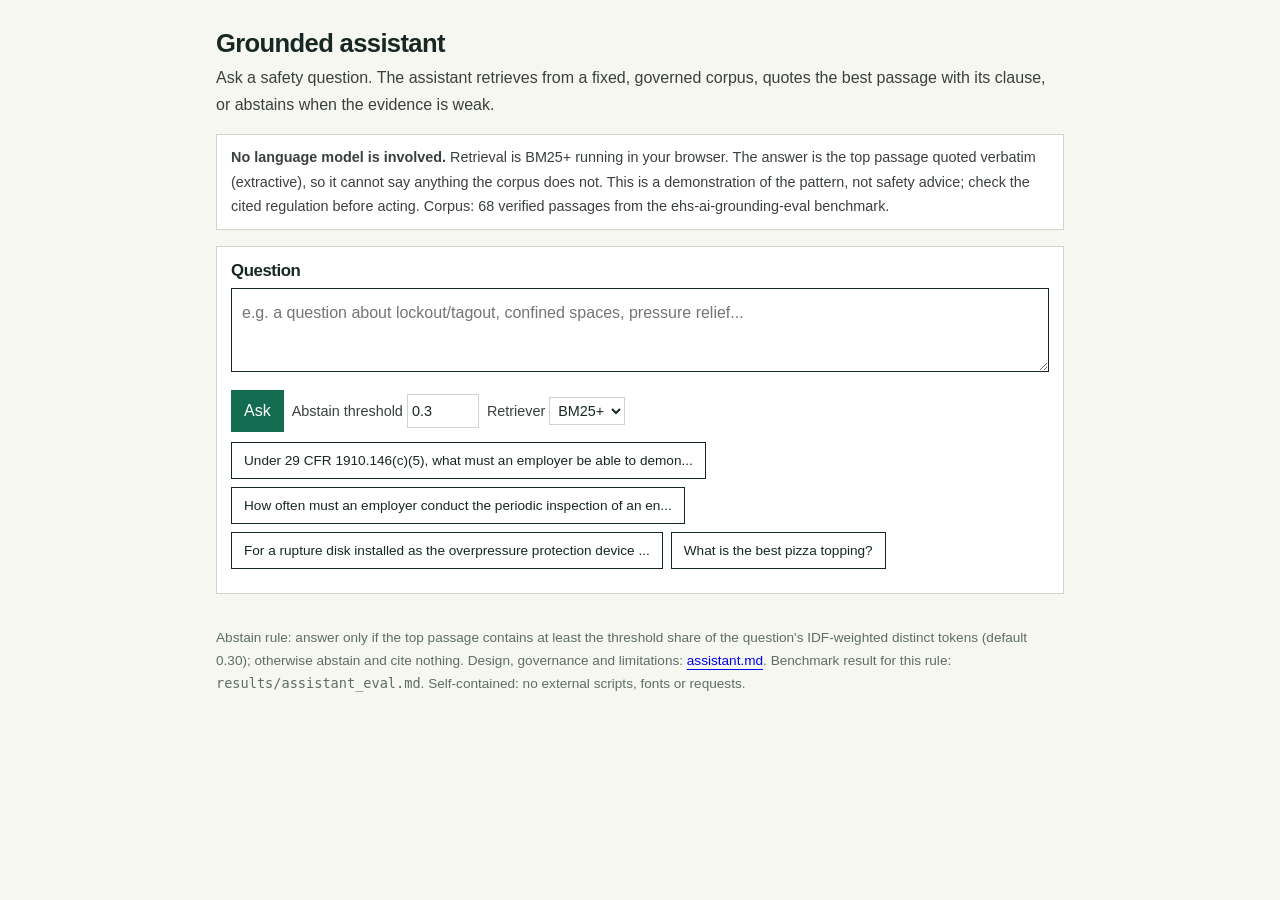
<file: docs/assistant.html>
<!doctype html>
<html lang="en">
<head>
<meta charset="utf-8" />
<meta name="viewport" content="width=device-width, initial-scale=1" />
<title>Grounded assistant - ehs-ai-grounding-eval</title>
<meta name="description" content="Citation-first safety Q&A over a governed corpus. Retrieval only, no language model: answers quote a cited passage or abstain, and every answer has an audit record." />
<style>
:root{color-scheme:light;--paper:#F7F7F3;--surface:#fff;--ink:#101311;--ink2:#3A403C;--muted:#666D68;--rule:#D6D7CE;--accent:#1E40AF;--accent-ink:#fff;--good:#1F6B3A;--goodw:#E1F0E5;--bad:#A3271F;--badw:#FBE6E4;--mono:ui-monospace,"SF Mono",Menlo,Consolas,monospace;--sans:ui-sans-serif,system-ui,-apple-system,"Segoe UI",Roboto,Arial,sans-serif}
@media (prefers-color-scheme:dark){:root:not([data-theme="light"]){color-scheme:dark;--paper:#0A0C10;--surface:#12151C;--ink:#EAECF2;--ink2:#BFC4CF;--muted:#838A99;--rule:#262B36;--accent:#7C9EFF;--accent-ink:#06101F;--good:#5FC98A;--goodw:#122A1C;--bad:#E37B72;--badw:#2B1613}}
*{box-sizing:border-box}
body{margin:0;background:var(--paper);color:var(--ink);font:16px/1.55 var(--sans)}
main{max-width:880px;margin:0 auto;padding:24px 16px 64px}
h1{font-size:1.6rem;margin:.2em 0}h2{font-size:1.05rem;margin:0 0 .5rem}
p.lead{color:var(--ink2);margin-top:0}
.banner{border:1px solid var(--rule);background:var(--surface);padding:10px 14px;font-size:.9rem;color:var(--ink2)}
textarea{width:100%;min-height:84px;padding:10px;font:inherit;color:var(--ink);background:var(--surface);border:1px solid var(--ink);border-radius:0}
button{font:inherit;cursor:pointer;border:1px solid var(--ink);background:var(--surface);color:var(--ink);padding:6px 12px;border-radius:0}
button.primary{background:var(--accent);color:var(--accent-ink);border-color:var(--accent)}
.row{display:flex;flex-wrap:wrap;gap:8px;margin:10px 0;align-items:center}
.row label{font-size:.9rem;color:var(--ink2)}
input[type=number],select{font:inherit;padding:4px;background:var(--surface);color:var(--ink);border:1px solid var(--rule)}
.card{background:var(--surface);border:1px solid var(--rule);padding:14px;margin:16px 0}
.answer{border-left:4px solid var(--good);background:var(--goodw)}
.abstain{border-left:4px solid var(--bad);background:var(--badw)}
.tag{font:600 .75rem var(--mono);text-transform:uppercase;letter-spacing:.04em}
.passage{border-top:1px solid var(--rule);padding:8px 0}
.passage:first-of-type{border-top:0}
.meta{font:.8rem var(--mono);color:var(--muted);word-break:break-word}
pre{margin:0;overflow-x:auto;font:.8rem/1.45 var(--mono);white-space:pre-wrap;word-break:break-word}
.chips button{font-size:.85rem;text-align:left}
footer{color:var(--muted);font-size:.85rem;margin-top:32px}
</style>
<link rel="stylesheet" href="portfolio.css" />
</head>
<body>
<main>
<h1>Grounded assistant</h1>
<p class="lead">Ask a safety question. The assistant retrieves from a fixed, governed corpus, quotes the best passage with its clause, or abstains when the evidence is weak.</p>
<div class="banner"><strong>No language model is involved.</strong> Retrieval is BM25+ running in your browser. The answer is the top passage quoted verbatim (extractive), so it cannot say anything the corpus does not. This is a demonstration of the pattern, not safety advice; check the cited regulation before acting. Corpus: <span id="n"></span> verified passages from the ehs-ai-grounding-eval benchmark.</div>

<div class="card">
<h2>Question</h2>
<textarea id="q" aria-label="Question" placeholder="e.g. a question about lockout/tagout, confined spaces, pressure relief..."></textarea>
<div class="row"><button class="primary" id="ask">Ask</button>
<label>Abstain threshold <input type="number" id="thr" step="0.05" min="0" max="1" style="width:5em"></label>
<label>Retriever <select id="ret"><option value="bm25plus">BM25+</option></select></label></div>
<div class="row chips" id="ex" aria-label="Example questions"></div>
</div>

<div id="out" hidden>
<div class="card" id="decision"><div class="tag" id="dtag"></div><p id="dtext" style="margin:.4rem 0 0"></p></div>
<div class="card"><h2>Retrieved passages (top 3)</h2><div id="ret3"></div></div>
<div class="card"><h2>Audit record</h2><pre id="audit"></pre></div>
</div>

<footer>Abstain rule: answer only if the top passage contains at least the threshold share of the question's IDF-weighted distinct tokens (default <span id="dthr"></span>); otherwise abstain and cite nothing. Design, governance and limitations: <a href="assistant.md">assistant.md</a>. Benchmark result for this rule: <code>results/assistant_eval.md</code>. Self-contained: no external scripts, fonts or requests.</footer>
</main>
<script>
/*CORPUS_BEGIN*/
const CORPUS = {"digest":"a9fd4f4c2222dfb9f6135ee39a94ca9b92168867b14a56a5a319d16cb3980528","threshold":0.3,"passages":[{"id":"cs-001","standard":"29 CFR","cite":"29 CFR 1910.146(c)(5)(i)(A) and (B)","title":"Permit-required confined spaces","text":"The employer can demonstrate that continuous forced air ventilation alone is sufficient to maintain that permit space safe for entry","doc":"29 CFR 29 CFR 1910.146(c)(5)(i)(A) and (B) Permit-required confined spaces The employer can demonstrate that continuous forced air ventilation alone is sufficient to maintain that permit space safe for entry"},{"id":"cs-002","standard":"29 CFR","cite":"29 CFR 1910.146(c)(7)(i) and Note to (c)(7)","title":"Permit-required confined spaces","text":"Control of atmospheric hazards through forced air ventilation does not constitute elimination of the hazards.","doc":"29 CFR 29 CFR 1910.146(c)(7)(i) and Note to (c)(7) Permit-required confined spaces Control of atmospheric hazards through forced air ventilation does not constitute elimination of the hazards."},{"id":"cs-003","standard":"29 CFR","cite":"29 CFR 1910.146(c)(5)(ii)(C)","title":"Permit-required confined spaces","text":"for oxygen content, for flammable gases and vapors, and for potential toxic air contaminants, in that order","doc":"29 CFR 29 CFR 1910.146(c)(5)(ii)(C) Permit-required confined spaces for oxygen content, for flammable gases and vapors, and for potential toxic air contaminants, in that order"},{"id":"cs-004","standard":"29 CFR","cite":"29 CFR 1910.146(b), definitions of 'Hazardous atmosphere', 'Oxygen deficient atmosphere', 'Oxygen enriched atmosphere'","title":"Permit-required confined spaces","text":"Atmospheric oxygen concentration below 19.5 percent or above 23.5 percent","doc":"29 CFR 29 CFR 1910.146(b), definitions of 'Hazardous atmosphere', 'Oxygen deficient atmosphere', 'Oxygen enriched atmosphere' Permit-required confined spaces Atmospheric oxygen concentration below 19.5 percent or above 23.5 percent"},{"id":"cs-005","standard":"29 CFR","cite":"29 CFR 1910.146(b), definition of 'Hazardous atmosphere', paragraph (1)","title":"Permit-required confined spaces","text":"Flammable gas, vapor, or mist in excess of 10 percent of its lower flammable limit (LFL)","doc":"29 CFR 29 CFR 1910.146(b), definition of 'Hazardous atmosphere', paragraph (1) Permit-required confined spaces Flammable gas, vapor, or mist in excess of 10 percent of its lower flammable limit (LFL)"},{"id":"cs-006","standard":"29 CFR","cite":"29 CFR 1910.146(i)(4) and Note","title":"Permit-required confined spaces","text":"Remains outside the permit space during entry operations until relieved by another attendant","doc":"29 CFR 29 CFR 1910.146(i)(4) and Note Permit-required confined spaces Remains outside the permit space during entry operations until relieved by another attendant"},{"id":"cs-007","standard":"29 CFR","cite":"29 CFR 1910.146(j)(2) and (j)(4)","title":"Permit-required confined spaces","text":"that all tests specified by the permit have been conducted and that all procedures and equipment specified by the permit are in place before endorsing the permit","doc":"29 CFR 29 CFR 1910.146(j)(2) and (j)(4) Permit-required confined spaces that all tests specified by the permit have been conducted and that all procedures and equipment specified by the permit are in place before endorsing the permit"},{"id":"cs-008","standard":"29 CFR","cite":"29 CFR 1910.146(b), definitions of 'Non-permit confined space' and 'Permit-required confined space'","title":"Permit-required confined spaces","text":"Contains any other recognized serious safety or health hazard","doc":"29 CFR 29 CFR 1910.146(b), definitions of 'Non-permit confined space' and 'Permit-required confined space' Permit-required confined spaces Contains any other recognized serious safety or health hazard"},{"id":"el-001","standard":"29 CFR","cite":"29 CFR 1910.333(a)(1)","title":"Selection and use of work practices","text":"Live parts that operate at less than 50 volts to ground need not be deenergized if there will be no increased exposure to electrical burns or to explosion due to electric arcs.","doc":"29 CFR 29 CFR 1910.333(a)(1) Selection and use of work practices Live parts that operate at less than 50 volts to ground need not be deenergized if there will be no increased exposure to electrical burns or to explosion due to electric arcs."},{"id":"el-002","standard":"29 CFR","cite":"29 CFR 1910.335(a)(1)(iv) and (a)(1)(v)","title":"Safeguards for personnel protection","text":"Employees shall wear nonconductive head protection wherever there is a danger of head injury from electric shock or burns","doc":"29 CFR 29 CFR 1910.335(a)(1)(iv) and (a)(1)(v) Safeguards for personnel protection Employees shall wear nonconductive head protection wherever there is a danger of head injury from electric shock or burns"},{"id":"fe-001","standard":"29 CFR","cite":"29 CFR 1910.157(e)(2) and (e)(3)","title":"Portable fire extinguishers","text":"The employer shall assure that portable fire extinguishers are subjected to an annual maintenance check.","doc":"29 CFR 29 CFR 1910.157(e)(2) and (e)(3) Portable fire extinguishers The employer shall assure that portable fire extinguishers are subjected to an annual maintenance check."},{"id":"fe-002","standard":"29 CFR","cite":"29 CFR 1910.157(d)(6)","title":"Portable fire extinguishers","text":"The employer shall distribute portable fire extinguishers or other containers of Class D extinguishing agent for use by employees so that the travel distance from the combustible metal working area to any extinguishing agent is 75 feet (22.9 m) or less.","doc":"29 CFR 29 CFR 1910.157(d)(6) Portable fire extinguishers The employer shall distribute portable fire extinguishers or other containers of Class D extinguishing agent for use by employees so that the travel distance from the combustible metal working area to any extinguishing agent is 75 feet (22.9 m) or less."},{"id":"fl-001","standard":"29 CFR","cite":"29 CFR 1910.106(a)(19)(i) and (ii)","title":"Flammable liquids","text":"Category 1 shall include liquids having flashpoints below 73.4","doc":"29 CFR 29 CFR 1910.106(a)(19)(i) and (ii) Flammable liquids Category 1 shall include liquids having flashpoints below 73.4"},{"id":"fl-002","standard":"29 CFR","cite":"29 CFR 1910.106(a)(19)(iii) and (iv)","title":"Flammable liquids","text":"Category 4 shall include liquids having flashpoints above 140","doc":"29 CFR 29 CFR 1910.106(a)(19)(iii) and (iv) Flammable liquids Category 4 shall include liquids having flashpoints above 140"},{"id":"hc-001","standard":"29 CFR","cite":"29 CFR 1910.1200(f)(1) and (f)(3)","title":"Hazard communication","text":"Where the chemical manufacturer, importer, or distributor is required to label, tag or mark the following shall be provided","doc":"29 CFR 29 CFR 1910.1200(f)(1) and (f)(3) Hazard communication Where the chemical manufacturer, importer, or distributor is required to label, tag or mark the following shall be provided"},{"id":"hc-002","standard":"29 CFR","cite":"29 CFR 1910.1200(c), definitions of 'Hazard statement' and 'Precautionary statement'","title":"Hazard communication","text":"Hazard statement means a statement assigned to a hazard class and category that describes the nature of the hazard","doc":"29 CFR 29 CFR 1910.1200(c), definitions of 'Hazard statement' and 'Precautionary statement' Hazard communication Hazard statement means a statement assigned to a hazard class and category that describes the nature of the hazard"},{"id":"hc-003","standard":"29 CFR","cite":"29 CFR 1910.1200(c), definition of 'Signal word'","title":"Hazard communication","text":"Signal word means a word used to indicate the relative level of severity of hazard","doc":"29 CFR 29 CFR 1910.1200(c), definition of 'Signal word' Hazard communication Signal word means a word used to indicate the relative level of severity of hazard"},{"id":"hc-004","standard":"29 CFR","cite":"29 CFR 1910.1200(g)(2)","title":"Hazard communication","text":"includes at least the following section numbers and headings, and associated information under each heading, in the order listed","doc":"29 CFR 29 CFR 1910.1200(g)(2) Hazard communication includes at least the following section numbers and headings, and associated information under each heading, in the order listed"},{"id":"hc-005","standard":"29 CFR","cite":"29 CFR 1910.1200(c), definition of 'Pictogram'","title":"Hazard communication","text":"Eight pictograms are designated under this standard for application to a hazard category.","doc":"29 CFR 29 CFR 1910.1200(c), definition of 'Pictogram' Hazard communication Eight pictograms are designated under this standard for application to a hazard category."},{"id":"hn-001","standard":"29 CFR","cite":"29 CFR 1910.95(c)(1) and (c)(2)","title":"Occupational noise exposure","text":"an 8-hour time-weighted average of 85 decibels or a dose of fifty percent shall also be referred to as the action level","doc":"29 CFR 29 CFR 1910.95(c)(1) and (c)(2) Occupational noise exposure an 8-hour time-weighted average of 85 decibels or a dose of fifty percent shall also be referred to as the action level"},{"id":"hn-002","standard":"29 CFR","cite":"29 CFR 1910.95(g)(10)(i)","title":"Occupational noise exposure","text":"a standard threshold shift is a change in hearing threshold relative to the baseline audiogram of an average of 10 dB or more at 2000, 3000, and 4000 Hz in either ear","doc":"29 CFR 29 CFR 1910.95(g)(10)(i) Occupational noise exposure a standard threshold shift is a change in hearing threshold relative to the baseline audiogram of an average of 10 dB or more at 2000, 3000, and 4000 Hz in either ear"},{"id":"hn-003","standard":"29 CFR","cite":"29 CFR 1910.95(g)(5)(i) and (g)(5)(ii)","title":"Occupational noise exposure","text":"Within 6 months of an employee's first exposure at or above the action level, the employer shall establish a valid baseline audiogram","doc":"29 CFR 29 CFR 1910.95(g)(5)(i) and (g)(5)(ii) Occupational noise exposure Within 6 months of an employee's first exposure at or above the action level, the employer shall establish a valid baseline audiogram"},{"id":"loto-001","standard":"29 CFR","cite":"29 CFR 1910.147(c)(6)(i)","title":"The control of hazardous energy (lockout/tagout)","text":"The employer shall conduct a periodic inspection of the energy control procedure at least annually","doc":"29 CFR 29 CFR 1910.147(c)(6)(i) The control of hazardous energy (lockout/tagout) The employer shall conduct a periodic inspection of the energy control procedure at least annually"},{"id":"loto-002","standard":"29 CFR","cite":"29 CFR 1910.147(c)(7)(iii)","title":"The control of hazardous energy (lockout/tagout)","text":"Retraining shall be provided for all authorized and affected employees whenever there is a change in their job assignments","doc":"29 CFR 29 CFR 1910.147(c)(7)(iii) The control of hazardous energy (lockout/tagout) Retraining shall be provided for all authorized and affected employees whenever there is a change in their job assignments"},{"id":"loto-003","standard":"29 CFR","cite":"29 CFR 1910.147(a)(1)(iii)(A)","title":"The control of hazardous energy (lockout/tagout)","text":"controlled by the unplugging of the equipment from the energy source and by the plug being under the exclusive control of the employee performing the servicing or maintenance","doc":"29 CFR 29 CFR 1910.147(a)(1)(iii)(A) The control of hazardous energy (lockout/tagout) controlled by the unplugging of the equipment from the energy source and by the plug being under the exclusive control of the employee performing the servicing or maintenance"},{"id":"loto-004","standard":"29 CFR","cite":"29 CFR 1910.147(a)(2)(ii), Note","title":"The control of hazardous energy (lockout/tagout)","text":"if they are routine, repetitive, and integral to the use of the equipment for production, provided that the work is performed using alternative measures which provide effective protection","doc":"29 CFR 29 CFR 1910.147(a)(2)(ii), Note The control of hazardous energy (lockout/tagout) if they are routine, repetitive, and integral to the use of the equipment for production, provided that the work is performed using alternative measures which provide effective protection"},{"id":"loto-005","standard":"29 CFR","cite":"29 CFR 1910.147(c)(6)(i)(D)","title":"The control of hazardous energy (lockout/tagout)","text":"Where tagout is used for energy control, the periodic inspection shall include a review, between the inspector and each authorized and affected employee","doc":"29 CFR 29 CFR 1910.147(c)(6)(i)(D) The control of hazardous energy (lockout/tagout) Where tagout is used for energy control, the periodic inspection shall include a review, between the inspector and each authorized and affected employee"},{"id":"loto-006","standard":"29 CFR","cite":"29 CFR 1910.147(b), definition of 'Energy isolating device'","title":"The control of hazardous energy (lockout/tagout)","text":"Push buttons, selector switches and other control circuit type devices are not energy isolating devices.","doc":"29 CFR 29 CFR 1910.147(b), definition of 'Energy isolating device' The control of hazardous energy (lockout/tagout) Push buttons, selector switches and other control circuit type devices are not energy isolating devices."},{"id":"loto-007","standard":"29 CFR","cite":"29 CFR 1910.147(f)(3)(ii)(D)","title":"The control of hazardous energy (lockout/tagout)","text":"Each authorized employee shall affix a personal lockout or tagout device to the group lockout device, group lockbox, or comparable mechanism when he or she begins work","doc":"29 CFR 29 CFR 1910.147(f)(3)(ii)(D) The control of hazardous energy (lockout/tagout) Each authorized employee shall affix a personal lockout or tagout device to the group lockout device, group lockbox, or comparable mechanism when he or she begins work"},{"id":"loto-008","standard":"29 CFR","cite":"29 CFR 1910.147(f)(4)","title":"The control of hazardous energy (lockout/tagout)","text":"Specific procedures shall be utilized during shift or personnel changes to ensure the continuity of lockout or tagout protection","doc":"29 CFR 29 CFR 1910.147(f)(4) The control of hazardous energy (lockout/tagout) Specific procedures shall be utilized during shift or personnel changes to ensure the continuity of lockout or tagout protection"},{"id":"loto-009","standard":"29 CFR","cite":"29 CFR 1910.147(c)(1)","title":"The control of hazardous energy (lockout/tagout)","text":"The employer shall establish a program consisting of energy control procedures, employee training and periodic inspections","doc":"29 CFR 29 CFR 1910.147(c)(1) The control of hazardous energy (lockout/tagout) The employer shall establish a program consisting of energy control procedures, employee training and periodic inspections"},{"id":"loto-010","standard":"29 CFR","cite":"29 CFR 1910.147(c)(5) and (c)(6)","title":"The control of hazardous energy (lockout/tagout)","text":"The employer shall conduct a periodic inspection of the energy control procedure at least annually","doc":"29 CFR 29 CFR 1910.147(c)(5) and (c)(6) The control of hazardous energy (lockout/tagout) The employer shall conduct a periodic inspection of the energy control procedure at least annually"},{"id":"mg-001","standard":"29 CFR","cite":"29 CFR 1910.212(a)(3)","title":"General requirements for all machines","text":"Point of operation is the area on a machine where work is actually performed upon the material being processed.","doc":"29 CFR 29 CFR 1910.212(a)(3) General requirements for all machines Point of operation is the area on a machine where work is actually performed upon the material being processed."},{"id":"mg-002","standard":"29 CFR","cite":"29 CFR 1910.219(a)(1)","title":"Mechanical power-transmission apparatus","text":"except the following when operating at two hundred and fifty (250) feet per minute or less","doc":"29 CFR 29 CFR 1910.219(a)(1) Mechanical power-transmission apparatus except the following when operating at two hundred and fifty (250) feet per minute or less"},{"id":"prd-001","standard":"46 CFR","cite":"46 CFR 54.15-13(b)(3)","title":"Rupture disks (modifies UG-127)","text":"The normal maximum operating pressure multiplied by 1.3 must not exceed the nominal disk burst pressure.","doc":"46 CFR 46 CFR 54.15-13(b)(3) Rupture disks (modifies UG-127) The normal maximum operating pressure multiplied by 1.3 must not exceed the nominal disk burst pressure."},{"id":"prd-002","standard":"46 CFR","cite":"46 CFR 54.15-10(g)","title":"Safety and relief valves (modifies UG-126)","text":"The spring in a relief valve in service for pressures up to and including 250 pounds per square inch must not be reset for any pressure more than 10 percent above or 10 percent below that for which the relief valve is marked.","doc":"46 CFR 46 CFR 54.15-10(g) Safety and relief valves (modifies UG-126) The spring in a relief valve in service for pressures up to and including 250 pounds per square inch must not be reset for any pressure more than 10 percent above or 10 percent below that for which the relief valve is marked."},{"id":"prd-003","standard":"46 CFR","cite":"46 CFR 54.15-13(b)(2)","title":"Rupture disks (modifies UG-127)","text":"prevent the internal pressure from exceeding 120 percent of the","doc":"46 CFR 46 CFR 54.15-13(b)(2) Rupture disks (modifies UG-127) prevent the internal pressure from exceeding 120 percent of the"},{"id":"prd-004","standard":"46 CFR","cite":"46 CFR 54.15-5(c)","title":"Protective devices (modifies UG-125)","text":"prevent the pressure from rising more than 10 percent above the maximum allowable working pressure","doc":"46 CFR 46 CFR 54.15-5(c) Protective devices (modifies UG-125) prevent the pressure from rising more than 10 percent above the maximum allowable working pressure"},{"id":"prd-005","standard":"46 CFR","cite":"46 CFR 54.15-5(d)","title":"Protective devices (modifies UG-125)","text":"capable of preventing the pressure from rising more than 20 percent above the maximum allowable working pressure of the vessel","doc":"46 CFR 46 CFR 54.15-5(d) Protective devices (modifies UG-125) capable of preventing the pressure from rising more than 20 percent above the maximum allowable working pressure of the vessel"},{"id":"prd-006","standard":"46 CFR","cite":"46 CFR 54.15-13 and 46 CFR 54.15-10 (section headings)","title":"Rupture disks (modifies UG-127); Safety and relief valves (modifies UG-126)","text":"Rupture disks (modifies UG-127)","doc":"46 CFR 46 CFR 54.15-13 and 46 CFR 54.15-10 (section headings) Rupture disks (modifies UG-127); Safety and relief valves (modifies UG-126) Rupture disks (modifies UG-127)"},{"id":"prd-007","standard":"46 CFR","cite":"46 CFR 54.15-13(c)","title":"Rupture disks (modifies UG-127)","text":"All disks must be oriented so that if rupture occurs, the disk fragments and pressure vessel discharge will be directed away from operating personnel and vital machinery.","doc":"46 CFR 46 CFR 54.15-13(c) Rupture disks (modifies UG-127) All disks must be oriented so that if rupture occurs, the disk fragments and pressure vessel discharge will be directed away from operating personnel and vital machinery."},{"id":"prd-008","standard":"46 CFR","cite":"46 CFR 54.15-10(c) and (d)","title":"Safety and relief valves (modifies UG-126)","text":"so that the disk can be lifted from its seat when the pressure in the vessel is 75 percent of that at which the valve is set to blow","doc":"46 CFR 46 CFR 54.15-10(c) and (d) Safety and relief valves (modifies UG-126) so that the disk can be lifted from its seat when the pressure in the vessel is 75 percent of that at which the valve is set to blow"},{"id":"prd-009","standard":"46 CFR","cite":"46 CFR 54.15-13","title":"Rupture disks (modifies UG-127)","text":"Operate at a pressure level which does not produce fatigue failure of the disk.","doc":"46 CFR 46 CFR 54.15-13 Rupture disks (modifies UG-127) Operate at a pressure level which does not produce fatigue failure of the disk."},{"id":"prd-010","standard":"46 CFR","cite":"46 CFR 54.15-13(b)","title":"Rupture disks (modifies UG-127)","text":"the Commandant may authorize or require the use of a rupture disk in parallel with or in lieu of a spring-loaded safety or relief valve","doc":"46 CFR 46 CFR 54.15-13(b) Rupture disks (modifies UG-127) the Commandant may authorize or require the use of a rupture disk in parallel with or in lieu of a spring-loaded safety or relief valve"},{"id":"prd-011","standard":"46 CFR","cite":"46 CFR 54.15-5(f)","title":"Protective devices (modifies UG-125)","text":"In no case must the upper range of the gage be less than 1.2 times nor more than 2 times the pressure at which the relieving device is set to function.","doc":"46 CFR 46 CFR 54.15-5(f) Protective devices (modifies UG-125) In no case must the upper range of the gage be less than 1.2 times nor more than 2 times the pressure at which the relieving device is set to function."},{"id":"prd-012","standard":"46 CFR","cite":"46 CFR 54.15-13(a) and (b)","title":"Rupture disks (modifies UG-127)","text":"provides for the use of rupture disks in series with spring loaded safety or relief valves","doc":"46 CFR 46 CFR 54.15-13(a) and (b) Rupture disks (modifies UG-127) provides for the use of rupture disks in series with spring loaded safety or relief valves"},{"id":"psm-001","standard":"29 CFR","cite":"29 CFR 1910.119(e)(6)","title":"Process safety management of highly hazardous chemicals","text":"At least every five (5) years after the completion of the initial process hazard analysis, the process hazard analysis shall be updated and revalidated","doc":"29 CFR 29 CFR 1910.119(e)(6) Process safety management of highly hazardous chemicals At least every five (5) years after the completion of the initial process hazard analysis, the process hazard analysis shall be updated and revalidated"},{"id":"psm-002","standard":"29 CFR","cite":"29 CFR 1910.119(o)(1) and (o)(5)","title":"Process safety management of highly hazardous chemicals","text":"Employers shall retain the two (2) most recent compliance audit reports.","doc":"29 CFR 29 CFR 1910.119(o)(1) and (o)(5) Process safety management of highly hazardous chemicals Employers shall retain the two (2) most recent compliance audit reports."},{"id":"psm-003","standard":"29 CFR","cite":"29 CFR 1910.119(g)(2)","title":"Process safety management of highly hazardous chemicals","text":"Refresher training shall be provided at least every three years, and more often if necessary","doc":"29 CFR 29 CFR 1910.119(g)(2) Process safety management of highly hazardous chemicals Refresher training shall be provided at least every three years, and more often if necessary"},{"id":"psm-004","standard":"29 CFR","cite":"29 CFR 1910.119(m)(1) and (m)(2)","title":"Process safety management of highly hazardous chemicals","text":"An incident investigation shall be initiated as promptly as possible, but not later than 48 hours following the incident.","doc":"29 CFR 29 CFR 1910.119(m)(1) and (m)(2) Process safety management of highly hazardous chemicals An incident investigation shall be initiated as promptly as possible, but not later than 48 hours following the incident."},{"id":"psm-005","standard":"29 CFR","cite":"29 CFR 1910.119(m)(7) and (o)(5)","title":"Process safety management of highly hazardous chemicals","text":"Incident investigation reports shall be retained for five years.","doc":"29 CFR 29 CFR 1910.119(m)(7) and (o)(5) Process safety management of highly hazardous chemicals Incident investigation reports shall be retained for five years."},{"id":"psm-006","standard":"29 CFR","cite":"29 CFR 1910.119(a)(1)(ii)","title":"Process safety management of highly hazardous chemicals","text":"in a quantity of 10,000 pounds","doc":"29 CFR 29 CFR 1910.119(a)(1)(ii) Process safety management of highly hazardous chemicals in a quantity of 10,000 pounds"},{"id":"psm-007","standard":"40 CFR","cite":"40 CFR 68.42(a)","title":"Five-year accident history","text":"The owner or operator shall include in the five-year accident history all accidental releases from covered processes that resulted in deaths, injuries, or significant property damage on site","doc":"40 CFR 40 CFR 68.42(a) Five-year accident history The owner or operator shall include in the five-year accident history all accidental releases from covered processes that resulted in deaths, injuries, or significant property damage on site"},{"id":"psm-008","standard":"40 CFR","cite":"40 CFR 68.79(a)","title":"Compliance audits","text":"at least every three years to verify that the procedures and practices developed under this subpart are adequate and are being followed","doc":"40 CFR 40 CFR 68.79(a) Compliance audits at least every three years to verify that the procedures and practices developed under this subpart are adequate and are being followed"},{"id":"rk-001","standard":"29 CFR","cite":"29 CFR 1904.39(a)(1)","title":"Reporting fatalities, hospitalizations, amputations, and losses of an eye as a result of work-related incidents to OSHA","text":"Within eight (8) hours after the death of any employee as a result of a work-related incident, you must report the fatality","doc":"29 CFR 29 CFR 1904.39(a)(1) Reporting fatalities, hospitalizations, amputations, and losses of an eye as a result of work-related incidents to OSHA Within eight (8) hours after the death of any employee as a result of a work-related incident, you must report the fatality"},{"id":"rk-002","standard":"29 CFR","cite":"29 CFR 1904.39(a)(2)","title":"Reporting fatalities, hospitalizations, amputations, and losses of an eye as a result of work-related incidents to OSHA","text":"Within twenty-four (24) hours after the in-patient hospitalization of one or more employees","doc":"29 CFR 29 CFR 1904.39(a)(2) Reporting fatalities, hospitalizations, amputations, and losses of an eye as a result of work-related incidents to OSHA Within twenty-four (24) hours after the in-patient hospitalization of one or more employees"},{"id":"rk-003","standard":"29 CFR","cite":"29 CFR 1904.7(b)(3)(vii)","title":"General recording criteria","text":"the total days away at 180 calendar days","doc":"29 CFR 29 CFR 1904.7(b)(3)(vii) General recording criteria the total days away at 180 calendar days"},{"id":"rk-004","standard":"29 CFR","cite":"29 CFR 1904.7(b)(3)(i)","title":"General recording criteria","text":"you begin counting days away on the day after the injury occurred or the illness began","doc":"29 CFR 29 CFR 1904.7(b)(3)(i) General recording criteria you begin counting days away on the day after the injury occurred or the illness began"},{"id":"rk-005","standard":"29 CFR","cite":"29 CFR 1904.7(a)","title":"General recording criteria","text":"death, days away from work, restricted work or transfer to another job, medical treatment beyond first aid, or loss of consciousness","doc":"29 CFR 29 CFR 1904.7(a) General recording criteria death, days away from work, restricted work or transfer to another job, medical treatment beyond first aid, or loss of consciousness"},{"id":"rk-006","standard":"29 CFR","cite":"29 CFR 1904.7(b)(5)(iii)","title":"General recording criteria","text":"this is a complete list of all treatments considered first aid for part 1904 purposes","doc":"29 CFR 29 CFR 1904.7(b)(5)(iii) General recording criteria this is a complete list of all treatments considered first aid for part 1904 purposes"},{"id":"rk-007","standard":"29 CFR","cite":"29 CFR 1904.7(b)(5)(iv)","title":"General recording criteria","text":"to be first aid regardless of the professional status of the person providing the treatment","doc":"29 CFR 29 CFR 1904.7(b)(5)(iv) General recording criteria to be first aid regardless of the professional status of the person providing the treatment"},{"id":"rk-008","standard":"29 CFR","cite":"29 CFR 1904.39(b)(3)","title":"Reporting fatalities, hospitalizations, amputations, and losses of an eye as a result of work-related incidents to OSHA","text":"If the motor vehicle accident occurred on a public street or highway, but not in a construction work zone, you do not have to report","doc":"29 CFR 29 CFR 1904.39(b)(3) Reporting fatalities, hospitalizations, amputations, and losses of an eye as a result of work-related incidents to OSHA If the motor vehicle accident occurred on a public street or highway, but not in a construction work zone, you do not have to report"},{"id":"rk-009","standard":"29 CFR","cite":"29 CFR 1904.7(b)(7)","title":"General recording criteria","text":"Work-related cases involving cancer, chronic irreversible disease, a fractured or cracked bone, or a punctured eardrum must always be recorded","doc":"29 CFR 29 CFR 1904.7(b)(7) General recording criteria Work-related cases involving cancer, chronic irreversible disease, a fractured or cracked bone, or a punctured eardrum must always be recorded"},{"id":"rk-010","standard":"29 CFR","cite":"29 CFR 1904.7(a)","title":"General recording criteria","text":"You must consider an injury or illness to meet the general recording criteria","doc":"29 CFR 29 CFR 1904.7(a) General recording criteria You must consider an injury or illness to meet the general recording criteria"},{"id":"rp-001","standard":"29 CFR","cite":"29 CFR 1910.134(d)(3)(i)(A), Table 1","title":"Respiratory protection","text":"Employers must use the assigned protection factors listed in Table 1 to select a respirator that meets or exceeds the required level of employee protection.","doc":"29 CFR 29 CFR 1910.134(d)(3)(i)(A), Table 1 Respiratory protection Employers must use the assigned protection factors listed in Table 1 to select a respirator that meets or exceeds the required level of employee protection."},{"id":"rp-002","standard":"29 CFR","cite":"29 CFR 1910.134(d)(3)(i)(A), Table 1","title":"Respiratory protection","text":"When using a combination respirator (e.g., airline respirators with an air-purifying filter), employers must ensure that the assigned protection factor is appropriate to the mode of operation","doc":"29 CFR 29 CFR 1910.134(d)(3)(i)(A), Table 1 Respiratory protection When using a combination respirator (e.g., airline respirators with an air-purifying filter), employers must ensure that the assigned protection factor is appropriate to the mode of operation"},{"id":"rp-003","standard":"29 CFR","cite":"29 CFR 1910.134(d)(2)(i)","title":"Respiratory protection","text":"A full facepiece pressure demand SCBA certified by NIOSH for a minimum service life of thirty minutes","doc":"29 CFR 29 CFR 1910.134(d)(2)(i) Respiratory protection A full facepiece pressure demand SCBA certified by NIOSH for a minimum service life of thirty minutes"},{"id":"rp-004","standard":"29 CFR","cite":"29 CFR 1910.134(d)(2)(iii)","title":"Respiratory protection","text":"All oxygen-deficient atmospheres shall be considered IDLH.","doc":"29 CFR 29 CFR 1910.134(d)(2)(iii) Respiratory protection All oxygen-deficient atmospheres shall be considered IDLH."}],"examples":["Under 29 CFR 1910.146(c)(5), what must an employer be able to demonstrate before using the alternate entry procedures for a permit space?","How often must an employer conduct the periodic inspection of an energy control procedure under 29 CFR 1910.147, and who is permitted to perform it?","For a rupture disk installed as the overpressure protection device on an unfired pressure vessel under 46 CFR subpart 54.15, what relationship must hold between the normal maximum operating pressure of the vessel and the nominal burst pressure of the disk, and why does that relationship exist?"]};
/*CORPUS_END*/
(function(){
"use strict";
var K1=1.2,B=0.75,DELTA=1.0,TOPK=3;
function tok(s){return s.toLowerCase().match(/[a-z0-9]+(?:\.[0-9]+)*/g)||[];}
var P=CORPUS.passages,N=P.length,df={},tf=[],len=[];
P.forEach(function(p,i){var t=tok(p.doc),m={};t.forEach(function(w){m[w]=(m[w]||0)+1;});tf.push(m);len.push(t.length);Object.keys(m).forEach(function(w){df[w]=(df[w]||0)+1;});});
var avg=len.reduce(function(a,b){return a+b;},0)/N;
function idf(w){return Math.log((N+1)/df[w]);}
function rank(q){
  var qt=tok(q),sc=P.map(function(){return 0;});
  qt.forEach(function(w){if(!df[w])return;var iw=idf(w);
    P.forEach(function(p,i){var f=tf[i][w]||0;if(f>0){var norm=K1*(1-B+B*len[i]/avg);sc[i]+=iw*((K1+1)*f/(f+norm)+DELTA);}});});
  return sc.map(function(s,i){return {i:i,s:s};}).sort(function(a,b){return b.s-a.s||a.i-b.i;});
}
function coverage(q,i){
  var u=[];tok(q).forEach(function(w){if(u.indexOf(w)<0)u.push(w);});
  var unk=Math.log(N+1),tot=0,hit=0;
  u.forEach(function(w){var wt=df[w]?idf(w):unk;tot+=wt;if(tf[i][w])hit+=wt;});
  return tot>0?hit/tot:0;
}
function r6(x){return Math.round(x*1e6)/1e6;}
function el(id){return document.getElementById(id);}
function hex(buf){return Array.prototype.map.call(new Uint8Array(buf),function(b){return ("0"+b.toString(16)).slice(-2);}).join("");}
function sha(text){
  try{return crypto.subtle.digest("SHA-256",new TextEncoder().encode(text)).then(hex);}catch(e){return Promise.resolve("unavailable (SubtleCrypto not available in this context)");}
}
function esc(s){return String(s).replace(/[&<>"]/g,function(c){return {"&":"&amp;","<":"&lt;",">":"&gt;",'"':"&quot;"}[c];});}
function ask(){
  var q=el("q").value.trim();if(!q)return;
  var thr=parseFloat(el("thr").value);if(isNaN(thr))thr=CORPUS.threshold;
  var top=rank(q).slice(0,TOPK).map(function(r){var p=P[r.i];return {id:p.id,cite:p.cite,score:r6(r.s),coverage:r6(coverage(q,r.i)),p:p};});
  var cov=top[0].coverage,answer=cov>=thr,text,cites;
  if(answer){var t=top[0].p;text=t.standard+" ("+t.cite+", "+t.title+') states: "'+t.text+'" [1] Source: '+t.standard+", "+t.cite+".";cites=[t.cite];}
  else{text="I cannot answer this from the governed corpus: the retrieved evidence is insufficient (evidence coverage "+cov.toFixed(2)+" < threshold "+thr.toFixed(2)+"). No source is cited.";cites=[];}
  el("out").hidden=false;
  el("decision").className="card "+(answer?"answer":"abstain");
  el("dtag").textContent=answer?"Answer (cited)":"Abstained";
  el("dtext").textContent=text;
  el("ret3").innerHTML=top.map(function(r,k){return '<div class="passage"><div class="meta">#'+(k+1)+" "+esc(r.id)+" | score "+r.score.toFixed(3)+" | coverage "+r.coverage.toFixed(3)+'</div><div><strong>'+esc(r.p.standard)+" "+esc(r.cite)+"</strong> "+esc(r.p.title)+"</div><div>"+esc(r.p.text)+"</div></div>";}).join("");
  sha(text).then(function(h){
    var rec={query:q,retriever:"bm25plus",model:"mock-extractive",llm_used:false,corpus_digest:CORPUS.digest,
      retrieved:top.map(function(r){return {id:r.id,cite:r.cite,score:r.score,coverage:r.coverage};}),
      threshold:thr,top_coverage:cov,decision:answer?"answer":"abstain",citations:cites,answer_sha256:h};
    el("audit").textContent=JSON.stringify(rec,null,2);
  });
}
el("n").textContent=N;el("dthr").textContent=CORPUS.threshold.toFixed(2);el("thr").value=CORPUS.threshold;
CORPUS.examples.concat(["What is the best pizza topping?"]).forEach(function(x){
  var b=document.createElement("button");b.type="button";b.textContent=x.length>70?x.slice(0,67)+"...":x;b.title=x;
  b.onclick=function(){el("q").value=x;ask();};el("ex").appendChild(b);});
el("ask").onclick=ask;
el("q").addEventListener("keydown",function(e){if(e.key==="Enter"&&(e.ctrlKey||e.metaKey))ask();});
})();
</script>
</body>
</html>
</file>
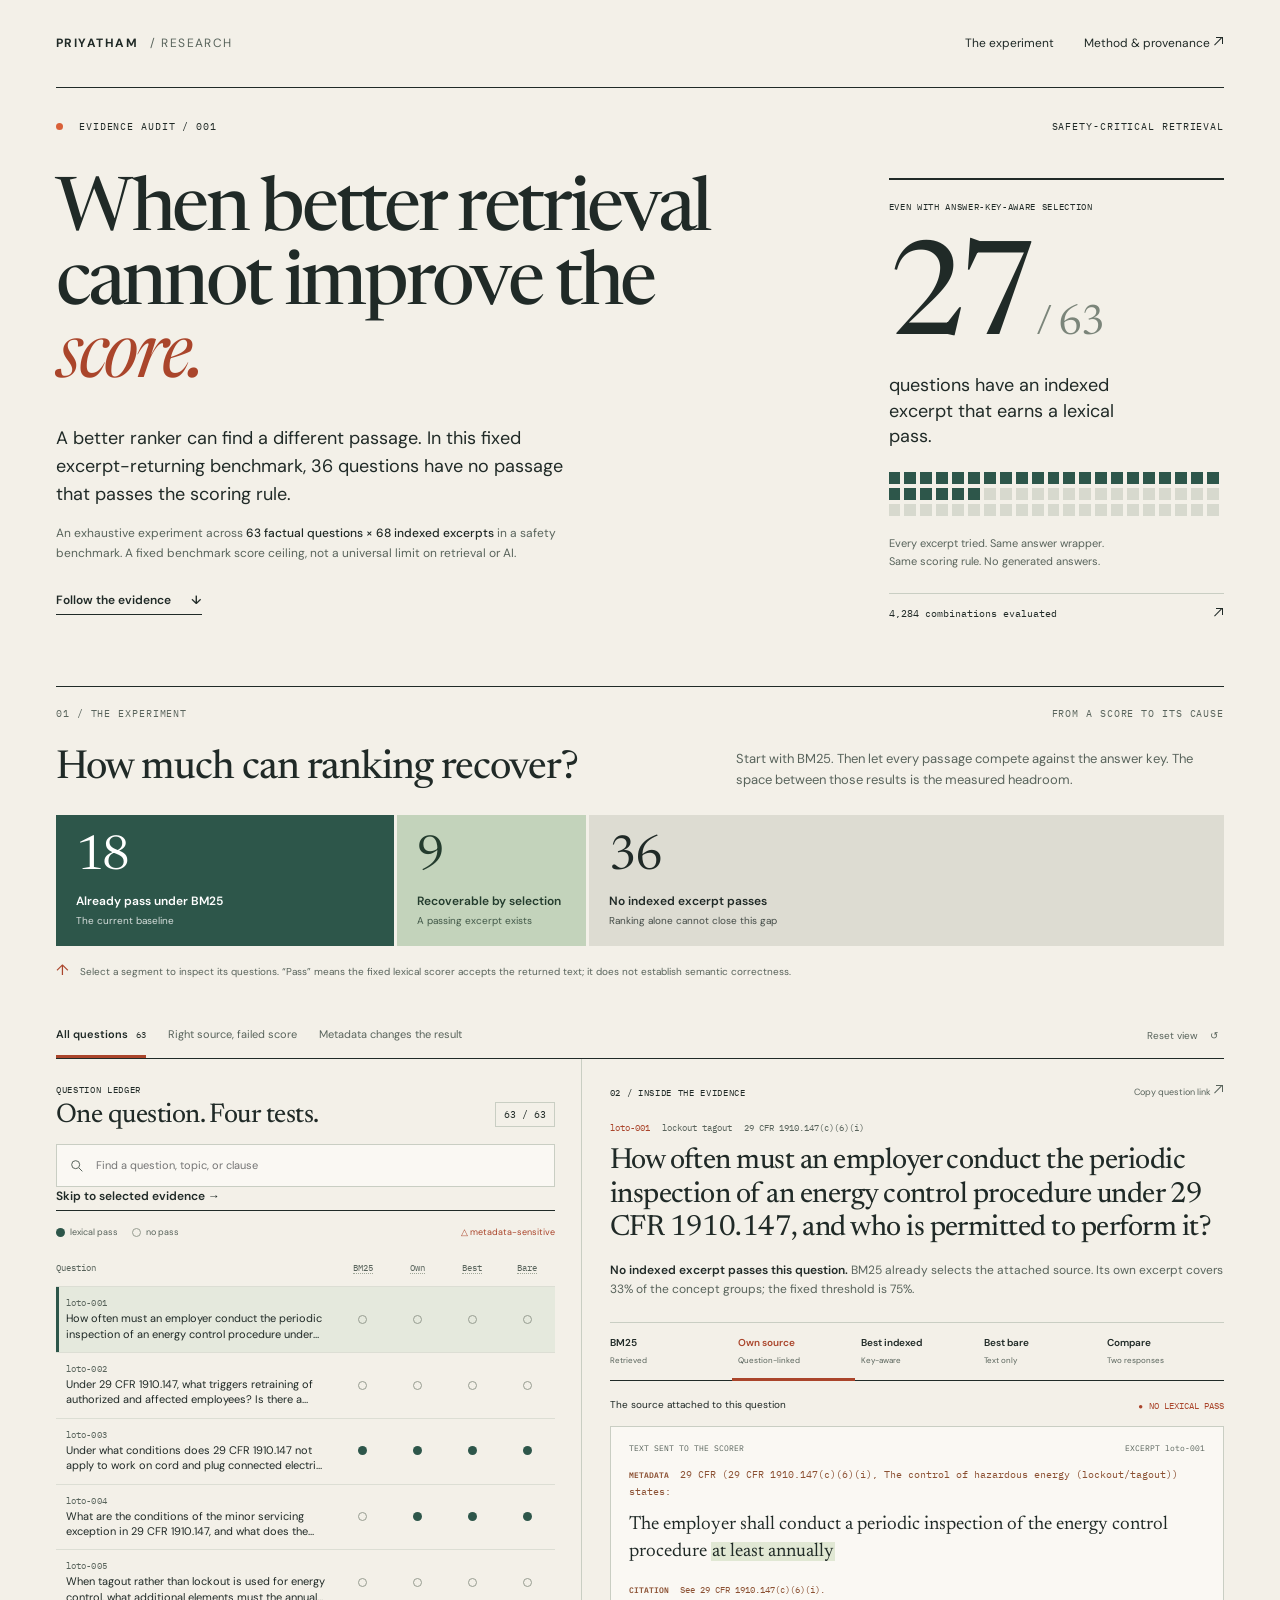
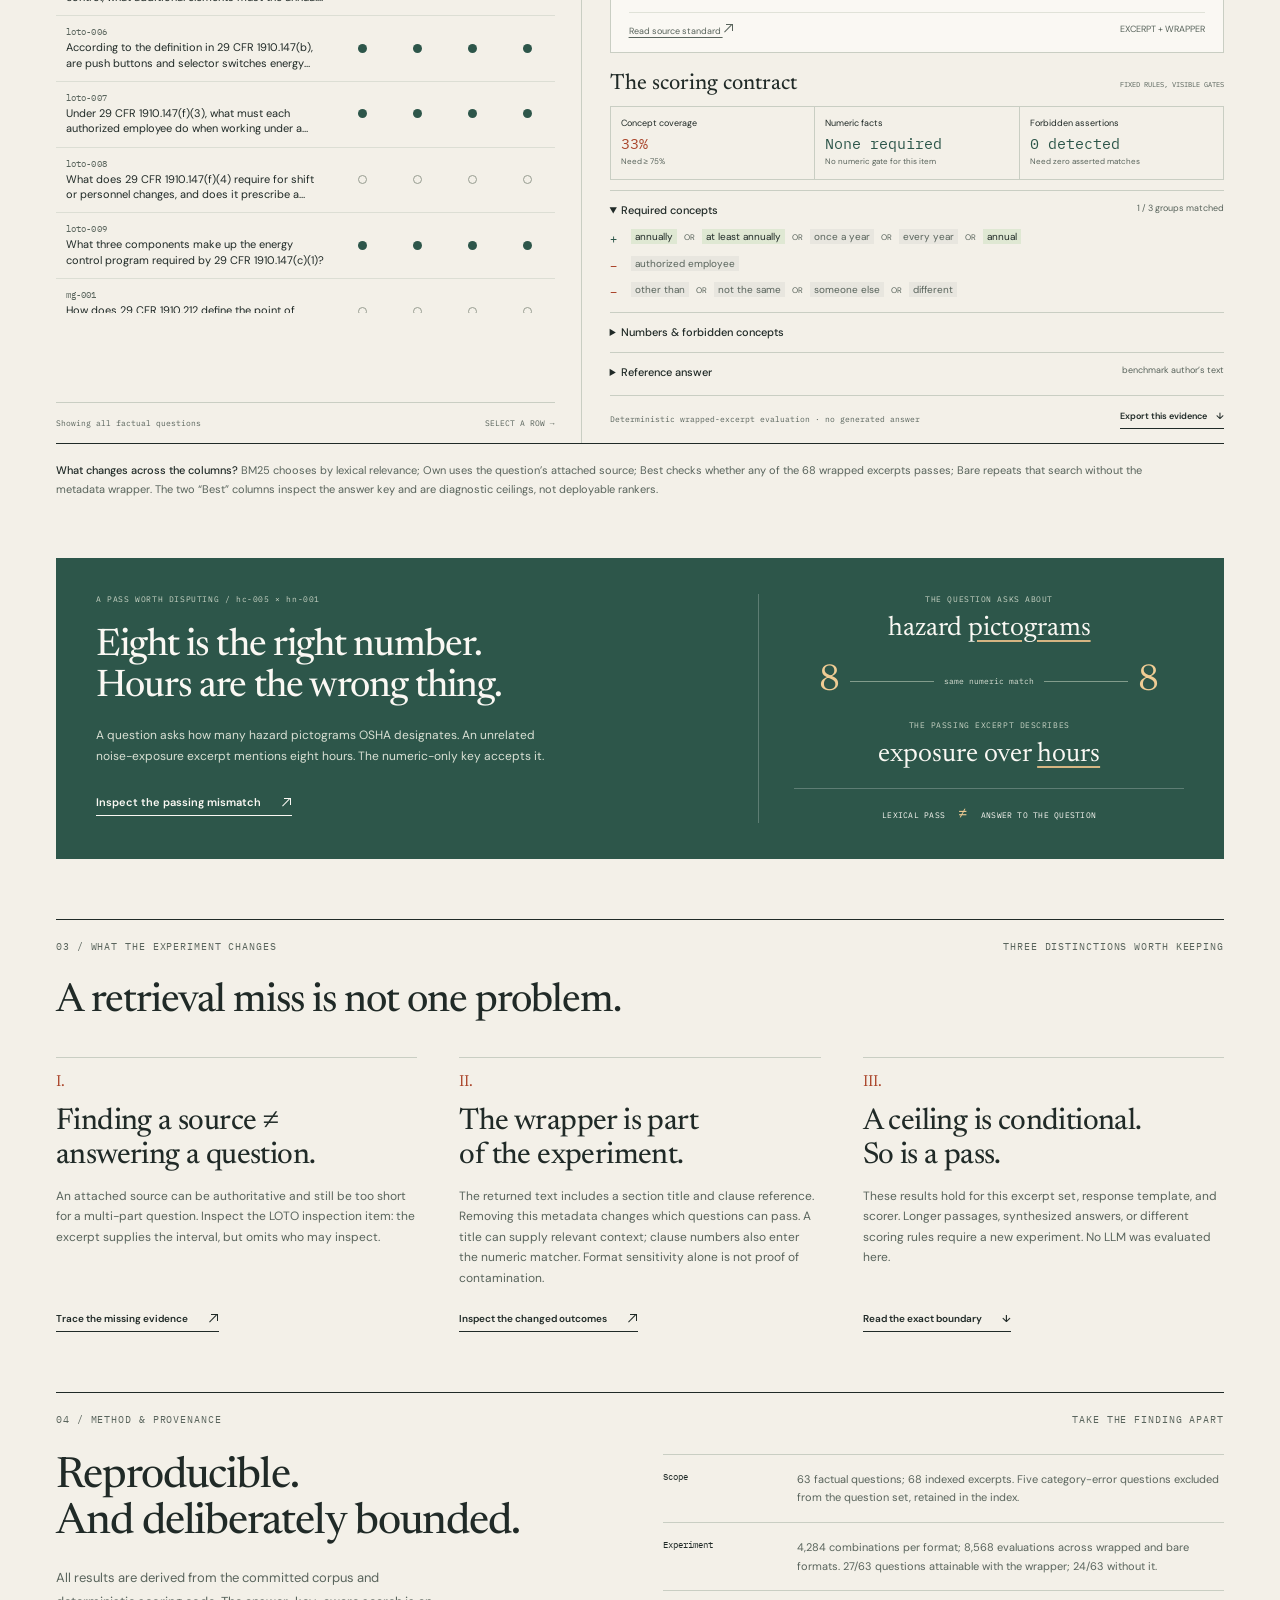
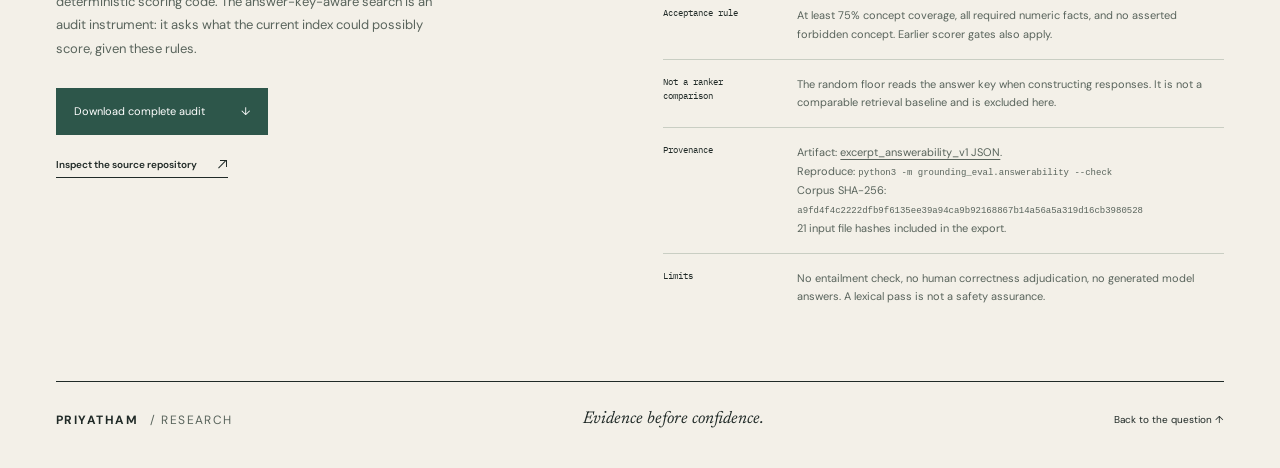
<file: docs/evidence-audit.html>
<!doctype html>
<html lang="en">
  <head>
    <meta charset="utf-8" />
    <meta name="viewport" content="width=device-width, initial-scale=1" />
    <meta name="theme-color" content="#f3f0e8" />
    <meta
      name="description"
      content="An exhaustive audit of 63 questions and 68 excerpts separates retrieval headroom from a fixed lexical score ceiling. Compare original responses, scoring gates, and provenance."
    />
    <title>
      When better retrieval cannot improve the score · Evidence audit
    </title>
    <link rel="stylesheet" href="evidence-audit.css" />
    <script src="evidence-audit.js" defer></script>

    <link
      rel="canonical"
      href="https://ehs-ai-grounding-eval.vercel.app/evidence-audit.html"
    />
    <meta property="og:type" content="website" />
    <meta property="og:site_name" content="Priyatham · Research" />
    <meta
      property="og:title"
      content="When better retrieval cannot improve the score · Evidence audit"
    />
    <meta
      property="og:description"
      content="An exhaustive audit of 63 questions and 68 excerpts separates retrieval headroom from a fixed lexical score ceiling. Compare original responses, scoring gates, and provenance."
    />
    <meta
      property="og:url"
      content="https://ehs-ai-grounding-eval.vercel.app/evidence-audit.html"
    />
    <meta
      property="og:image"
      content="https://ehs-ai-grounding-eval.vercel.app/audit-preview.jpg"
    />
    <meta
      property="og:image:alt"
      content="When better retrieval cannot improve the score · Evidence audit — interactive research page"
    />
    <meta name="twitter:card" content="summary_large_image" />
    <meta
      name="twitter:title"
      content="When better retrieval cannot improve the score · Evidence audit"
    />
    <meta
      name="twitter:description"
      content="An exhaustive audit of 63 questions and 68 excerpts separates retrieval headroom from a fixed lexical score ceiling. Compare original responses, scoring gates, and provenance."
    />
    <meta
      name="twitter:image"
      content="https://ehs-ai-grounding-eval.vercel.app/audit-preview.jpg"
    />
    <meta property="og:image:width" content="1440" />
    <meta property="og:image:height" content="980" />
    <meta property="og:image:type" content="image/jpeg" />
    <meta
      name="twitter:image:alt"
      content="When better retrieval cannot improve the score · Evidence audit — interactive research page"
    />
  </head>
  <body>
    <a class="skip-link" href="#experiment">Skip to the evidence</a>
    <header class="masthead wrap">
      <a class="wordmark" href="./">PRIYATHAM <span>/ RESEARCH</span></a>
      <nav aria-label="Page navigation">
        <a href="#experiment">The experiment</a
        ><a href="#method"
          >Method & provenance
          <span class="external-arrow" aria-hidden="true"></span
        ></a>
      </nav>
    </header>
    <main>
      <section class="opening wrap" aria-labelledby="title">
        <div class="issue-line">
          <span><i aria-hidden="true"></i> EVIDENCE AUDIT / 001</span
          ><span>SAFETY-CRITICAL RETRIEVAL</span>
        </div>
        <div class="opening-grid">
          <div class="opening-copy">
            <h1 id="title">
              When better retrieval cannot improve the <em>score.</em>
            </h1>
            <p class="dek">
              A better ranker can find a different passage. In this fixed
              excerpt-returning benchmark, 36 questions have no passage that
              passes the scoring rule.
            </p>
            <p class="scope">
              An exhaustive experiment across
              <strong>63 factual questions × 68 indexed excerpts</strong> in a
              safety benchmark. A fixed benchmark score ceiling, not a universal
              limit on retrieval or AI.
            </p>
            <a class="text-link" href="#experiment"
              >Follow the evidence <span aria-hidden="true">↓</span></a
            >
          </div>
          <aside class="headline-finding" aria-label="Principal finding">
            <div class="eyebrow">EVEN WITH ANSWER-KEY-AWARE SELECTION</div>
            <div class="ceiling-number">
              <span id="ceiling-count">27</span
              ><span class="denominator">/ 63</span>
            </div>
            <p class="finding-label">
              questions have an indexed excerpt that earns a lexical pass.
            </p>
            <div
              id="ceiling-dots"
              class="ceiling-dots"
              aria-hidden="true"
            ></div>
            <p class="finding-note">
              Every excerpt tried. Same answer wrapper.<br />
              Same scoring rule. No generated answers.
            </p>
            <div class="finding-foot">
              <span id="combination-count">4,284</span> combinations evaluated
              <span class="external-arrow" aria-hidden="true"></span>
            </div>
          </aside>
        </div>
      </section>

      <section
        id="experiment"
        class="experiment wrap"
        aria-labelledby="experiment-title"
      >
        <div class="section-kicker">
          <span>01 / THE EXPERIMENT</span><span>FROM A SCORE TO ITS CAUSE</span>
        </div>
        <div class="section-heading">
          <h2 id="experiment-title">How much can ranking recover?</h2>
          <p>
            Start with BM25. Then let every passage compete against the answer
            key. The space between those results is the measured headroom.
          </p>
        </div>
        <div
          class="decomposition"
          role="group"
          aria-label="Filter questions by decomposition"
        >
          <button
            class="decomp-part baseline"
            data-filter="baseline"
            style="--share: 18"
          >
            <span class="decomp-number" id="baseline-count">18</span
            ><span class="decomp-title">Already pass under BM25</span
            ><span class="decomp-detail">The current baseline</span>
          </button>
          <button
            class="decomp-part recoverable"
            data-filter="recoverable"
            style="--share: 9"
          >
            <span class="decomp-number" id="recoverable-count">9</span
            ><span class="decomp-title">Recoverable by selection</span
            ><span class="decomp-detail">A passing excerpt exists</span>
          </button>
          <button
            class="decomp-part unreachable"
            data-filter="unreachable"
            style="--share: 36"
          >
            <span class="decomp-number" id="unreachable-count">36</span
            ><span class="decomp-title">No indexed excerpt passes</span
            ><span class="decomp-detail"
              >Ranking alone cannot close this gap</span
            >
          </button>
        </div>
        <p class="chart-caption">
          <span class="caption-arrow" aria-hidden="true">↑</span> Select a
          segment to inspect its questions. “Pass” means the fixed lexical
          scorer accepts the returned text; it does not establish semantic
          correctness.
        </p>

        <div class="experiment-toolbar">
          <div class="path-tabs" role="group" aria-label="Evidence views">
            <button data-filter="all" class="active" aria-pressed="true">
              All questions <span>63</span>
            </button>
            <button data-filter="own-fails" aria-pressed="false">
              Right source, failed score
            </button>
            <button data-filter="metadata" aria-pressed="false">
              Metadata changes the result
            </button>
          </div>
          <button id="reset-view" class="reset-button" type="button">
            Reset view <span aria-hidden="true">↺</span>
          </button>
        </div>
        <div class="investigation">
          <section class="ledger" aria-labelledby="ledger-title">
            <div class="ledger-top">
              <div>
                <div class="eyebrow">QUESTION LEDGER</div>
                <h3 id="ledger-title">One question. Four tests.</h3>
              </div>
              <span id="visible-count" class="count-tag">63 / 63</span>
            </div>
            <label class="search-field"
              ><svg aria-hidden="true" viewBox="0 0 24 24">
                <circle cx="10" cy="10" r="6"></circle>
                <path d="m15 15 5 5"></path></svg
              ><input
                id="question-search"
                type="search"
                placeholder="Find a question, topic, or clause"
                aria-label="Search questions, topics, or clauses"
            /></label>
            <button id="skip-to-evidence" class="text-link" type="button">
              Skip to selected evidence →
            </button>
            <div class="ledger-legend">
              <span
                ><i class="status-dot pass" aria-hidden="true"></i> lexical
                pass</span
              ><span
                ><i class="status-dot fail" aria-hidden="true"></i> no
                pass</span
              ><span class="metadata-legend">△ metadata-sensitive</span>
            </div>
            <div
              class="ledger-scroll"
              tabindex="0"
              role="region"
              aria-label="Question comparison table, scroll to see all questions"
            >
              <table class="question-table">
                <thead>
                  <tr>
                    <th scope="col">Question</th>
                    <th scope="col">
                      <abbr
                        title="BM25's top-ranked excerpt, with metadata wrapper"
                        >BM25</abbr
                      >
                    </th>
                    <th scope="col">
                      <abbr
                        title="The source excerpt attached to the question, with metadata wrapper"
                        >Own</abbr
                      >
                    </th>
                    <th scope="col">
                      <abbr
                        title="Any indexed excerpt can pass, with metadata wrapper"
                        >Best</abbr
                      >
                    </th>
                    <th scope="col">
                      <abbr
                        title="Any bare excerpt can pass, without metadata wrapper"
                        >Bare</abbr
                      >
                    </th>
                  </tr>
                </thead>
                <tbody id="question-rows"></tbody>
              </table>
              <p id="empty-state" hidden>
                No questions match this view. Clear the search or reset the
                filters.
              </p>
            </div>
            <div class="ledger-foot">
              <span id="filter-summary">Showing all factual questions</span
              ><span>SELECT A ROW <span aria-hidden="true">→</span></span>
            </div>
          </section>

          <article
            id="inspector"
            tabindex="-1"
            class="inspector"
            aria-labelledby="selected-question"
          >
            <div class="inspector-top">
              <span class="eyebrow">02 / INSIDE THE EVIDENCE</span
              ><button id="copy-link" type="button" class="quiet-button">
                Copy question link
                <span class="external-arrow" aria-hidden="true"></span>
              </button>
            </div>
            <div id="question-meta" class="question-meta"></div>
            <h3 id="selected-question">Loading the reproducible audit…</h3>
            <p id="question-diagnosis" class="question-diagnosis"></p>
            <div
              class="mode-tabs"
              role="tablist"
              aria-label="Choose a passage selection method"
            >
              <button
                id="tab-bm25"
                data-mode="bm25"
                role="tab"
                aria-selected="false"
                aria-controls="evidence-panel"
                tabindex="-1"
              >
                BM25 <span>Retrieved</span>
              </button>
              <button
                id="tab-own"
                data-mode="own"
                role="tab"
                aria-selected="true"
                aria-controls="evidence-panel"
              >
                Own source <span>Question-linked</span>
              </button>
              <button
                id="tab-best"
                data-mode="best"
                role="tab"
                aria-selected="false"
                aria-controls="evidence-panel"
                tabindex="-1"
              >
                Best indexed <span>Key-aware</span>
              </button>
              <button
                id="tab-bare"
                data-mode="bare"
                role="tab"
                aria-selected="false"
                aria-controls="evidence-panel"
                tabindex="-1"
              >
                Best bare <span>Text only</span>
              </button>
              <button
                id="tab-compare"
                data-mode="compare"
                role="tab"
                aria-selected="false"
                aria-controls="comparison-panel"
                tabindex="-1"
              >
                Compare <span>Two responses</span>
              </button>
            </div>
            <div
              id="evidence-panel"
              role="tabpanel"
              aria-labelledby="tab-own"
              tabindex="0"
            >
              <div class="evidence-status">
                <span id="passage-label"></span
                ><span id="passage-outcome" class="outcome"></span>
              </div>
              <div id="passage-notice" class="passage-notice" hidden></div>
              <div class="source-sheet">
                <div class="source-sheet-header">
                  <span>TEXT SENT TO THE SCORER</span
                  ><span id="source-id"></span>
                </div>
                <p id="source-metadata" class="source-metadata"></p>
                <blockquote id="source-excerpt"></blockquote>
                <p id="source-suffix" class="source-metadata source-suffix"></p>
                <div class="source-sheet-footer">
                  <a id="source-link" target="_blank" rel="noopener noreferrer"
                    >Read source standard
                    <span class="external-arrow" aria-hidden="true"></span></a
                  ><span id="source-kind"></span>
                </div>
              </div>
              <div class="rubric-heading">
                <h4>The scoring contract</h4>
                <span>FIXED RULES, VISIBLE GATES</span>
              </div>
              <div id="score-gates" class="score-gates"></div>
              <details class="rubric-details" open>
                <summary>
                  Required concepts <span id="concept-count"></span>
                </summary>
                <div id="concept-groups" class="concept-groups"></div>
              </details>
              <details class="rubric-details">
                <summary>Numbers & forbidden concepts</summary>
                <div id="other-rules"></div>
              </details>
              <details class="rubric-details">
                <summary>
                  Reference answer <span>benchmark author’s text</span>
                </summary>
                <p id="reference-answer" class="reference-answer"></p>
              </details>
            </div>
            <div
              id="comparison-panel"
              role="tabpanel"
              aria-labelledby="tab-compare"
              tabindex="0"
              hidden
            >
              <div class="compare-controls">
                <label for="comparison-pair">Compare the same question</label
                ><select id="comparison-pair">
                  <option value="metadata">
                    Own source: with metadata / bare
                  </option>
                  <option value="ranking">
                    BM25 response / own source response
                  </option>
                </select>
              </div>
              <p id="comparison-reading" class="comparison-reading"></p>
              <div id="comparison-responses" class="comparison-responses"></div>
              <details class="rubric-details">
                <summary>Shared rubric: all accepted alternatives</summary>
                <div id="comparison-rubric" class="comparison-rubric"></div>
              </details>
              <details class="rubric-details">
                <summary>
                  Reference answer <span>benchmark author’s text</span>
                </summary>
                <p id="comparison-reference" class="reference-answer"></p>
              </details>
            </div>
            <div class="inspector-footer">
              <span id="selection-provenance"></span
              ><button id="export-question" class="text-link" type="button">
                Export this evidence <span aria-hidden="true">↓</span>
              </button>
            </div>
          </article>
        </div>
        <p class="measurement-note">
          <strong>What changes across the columns?</strong> BM25 chooses by
          lexical relevance; Own uses the question’s attached source; Best
          checks whether any of the 68 wrapped excerpts passes; Bare repeats
          that search without the metadata wrapper. The two “Best” columns
          inspect the answer key and are diagnostic ceilings, not deployable
          rankers.
        </p>
      </section>

      <section
        class="counterexample wrap"
        aria-labelledby="counterexample-title"
      >
        <div class="counterexample-copy">
          <div class="eyebrow">A PASS WORTH DISPUTING / hc-005 × hn-001</div>
          <h2 id="counterexample-title">
            Eight is the right number.<br />
            Hours are the wrong thing.
          </h2>
          <p>
            A question asks how many hazard pictograms OSHA designates. An
            unrelated noise-exposure excerpt mentions eight hours. The
            numeric-only key accepts it.
          </p>
          <button id="open-counterexample" class="text-link">
            Inspect the passing mismatch
            <span class="external-arrow" aria-hidden="true"></span>
          </button>
        </div>
        <div class="counterexample-evidence">
          <div class="witness-label">THE QUESTION ASKS ABOUT</div>
          <p>hazard <em>pictograms</em></p>
          <div class="witness-connector">
            <span>8</span><i aria-hidden="true"></i><b>same numeric match</b
            ><i aria-hidden="true"></i><span>8</span>
          </div>
          <div class="witness-label">THE PASSING EXCERPT DESCRIBES</div>
          <p>exposure over <em>hours</em></p>
          <div class="witness-verdict">
            LEXICAL PASS <span>≠</span> ANSWER TO THE QUESTION
          </div>
        </div>
      </section>

      <section
        class="interpretation wrap"
        aria-labelledby="interpretation-title"
      >
        <div class="section-kicker">
          <span>03 / WHAT THE EXPERIMENT CHANGES</span
          ><span>THREE DISTINCTIONS WORTH KEEPING</span>
        </div>
        <h2 id="interpretation-title">A retrieval miss is not one problem.</h2>
        <div class="interpretation-grid">
          <article>
            <span class="note-index">I.</span>
            <h3>
              Finding a source ≠<br />
              answering a question.
            </h3>
            <p>
              An attached source can be authoritative and still be too short for
              a multi-part question. Inspect the LOTO inspection item: the
              excerpt supplies the interval, but omits who may inspect.
            </p>
            <button data-example="loto-001" class="text-link">
              Trace the missing evidence
              <span class="external-arrow" aria-hidden="true"></span>
            </button>
          </article>
          <article>
            <span class="note-index">II.</span>
            <h3>
              The wrapper is part<br />
              of the experiment.
            </h3>
            <p>
              The returned text includes a section title and clause reference.
              Removing this metadata changes which questions can pass. A title
              can supply relevant context; clause numbers also enter the numeric
              matcher. Format sensitivity alone is not proof of contamination.
            </p>
            <button data-filter-jump="metadata" class="text-link">
              Inspect the changed outcomes
              <span class="external-arrow" aria-hidden="true"></span>
            </button>
          </article>
          <article>
            <span class="note-index">III.</span>
            <h3>
              A ceiling is conditional.<br />
              So is a pass.
            </h3>
            <p>
              These results hold for this excerpt set, response template, and
              scorer. Longer passages, synthesized answers, or different scoring
              rules require a new experiment. No LLM was evaluated here.
            </p>
            <a href="#method" class="text-link"
              >Read the exact boundary <span aria-hidden="true">↓</span></a
            >
          </article>
        </div>
      </section>

      <section id="method" class="method wrap" aria-labelledby="method-title">
        <div class="section-kicker">
          <span>04 / METHOD & PROVENANCE</span
          ><span>TAKE THE FINDING APART</span>
        </div>
        <div class="method-grid">
          <div>
            <h2 id="method-title">
              Reproducible.<br />
              And deliberately bounded.
            </h2>
            <p>
              All results are derived from the committed corpus and
              deterministic scoring code. The answer-key-aware search is an
              audit instrument: it asks what the current index could possibly
              score, given these rules.
            </p>
            <button id="export-audit" class="download-button" type="button">
              Download complete audit <span aria-hidden="true">↓</span></button
            ><a
              id="report-link"
              class="text-link"
              href="https://github.com/priyatham9/ehs-ai-grounding-eval"
              target="_blank"
              rel="noopener noreferrer"
              >Inspect the source repository
              <span class="external-arrow" aria-hidden="true"></span
            ></a>
          </div>
          <dl class="method-facts">
            <div>
              <dt>Scope</dt>
              <dd>
                63 factual questions; 68 indexed excerpts. Five category-error
                questions excluded from the question set, retained in the index.
              </dd>
            </div>
            <div>
              <dt>Experiment</dt>
              <dd id="method-experiment">
                Every factual question scored against every excerpt, with and
                without the adapter’s metadata wrapper.
              </dd>
            </div>
            <div>
              <dt>Acceptance rule</dt>
              <dd>
                At least 75% concept coverage, all required numeric facts, and
                no asserted forbidden concept. Earlier scorer gates also apply.
              </dd>
            </div>
            <div>
              <dt>Not a ranker comparison</dt>
              <dd>
                The random floor reads the answer key when constructing
                responses. It is not a comparable retrieval baseline and is
                excluded here.
              </dd>
            </div>
            <div>
              <dt>Provenance</dt>
              <dd id="audit-provenance">Loading artifact details…</dd>
            </div>
            <div>
              <dt>Limits</dt>
              <dd>
                No entailment check, no human correctness adjudication, no
                generated model answers. A lexical pass is not a safety
                assurance.
              </dd>
            </div>
          </dl>
        </div>
      </section>
    </main>
    <footer class="footer wrap">
      <a class="wordmark" href="./">PRIYATHAM <span>/ RESEARCH</span></a
      ><span>Evidence before confidence.</span
      ><a href="#title"
        >Back to the question <span aria-hidden="true">↑</span></a
      >
    </footer>
    <div
      id="live-status"
      class="sr-only"
      role="status"
      aria-live="polite"
    ></div>
    <div id="toast" class="toast" role="status" hidden></div>
    <noscript
      ><div class="noscript">
        The interactive audit requires JavaScript. Read the
        <a href="https://github.com/priyatham9/ehs-ai-grounding-eval"
          >source repository</a
        >
        for the corpus and reproducible analysis.
      </div></noscript
    >
  </body>
</html>
</file>
<file: docs/portfolio.css>
/* Research portfolio · editorial system. Scientific data and chart series remain unchanged. */
:root,:root[data-theme="light"] {
 color-scheme:light;--paper:#f7f7f2;--surface:#ffffff;--surface-2:#eef1e9;
 --ink:#172824;--ink-2:#40524b;--muted:#5d6e65;--rule:#ccd5cc;--rule-soft:#dce3d9;
 --accent:#136c50;--accent-2:#0e513d;--accent-ink:#fff;--accent-wash:#e6f0e7;
 --font-sans:Inter,"Helvetica Neue",Arial,sans-serif;--font-display:Georgia,"Times New Roman",serif;
 --font-mono:"IBM Plex Mono",ui-monospace,monospace;--maxw:1200px;
 --fig-paper:#fff;--fig-grid:#dce3d9;--fig-axis:#40524b;--fig-mute:#5d6e65;
 --sf-radius:12px;--sf-radius-sm:8px;--sf-hair:1px solid var(--rule-soft);
}
:root[data-theme="dark"] {
 color-scheme:dark;--paper:#12201c;--surface:#192a23;--surface-2:#20332a;
 --ink:#edf3ea;--ink-2:#c0cec2;--muted:#a4b8a8;--rule:#486050;--rule-soft:#354c3e;
 --accent:#8cd6ad;--accent-2:#b0e8c7;--accent-ink:#12201c;--accent-wash:#263f30;
 --fig-paper:#192a23;--fig-grid:#354c3e;--fig-axis:#c0cec2;--fig-mute:#a4b8a8;
}
@media(prefers-color-scheme:dark){:root:not([data-theme]){
 color-scheme:dark;--paper:#12201c;--surface:#192a23;--surface-2:#20332a;
 --ink:#edf3ea;--ink-2:#c0cec2;--muted:#a4b8a8;--rule:#486050;--rule-soft:#354c3e;
 --accent:#8cd6ad;--accent-2:#b0e8c7;--accent-ink:#12201c;--accent-wash:#263f30;
 --fig-paper:#192a23;--fig-grid:#354c3e;--fig-axis:#c0cec2;--fig-mute:#a4b8a8;
}}
body{font-family:var(--font-sans);line-height:1.7;background:var(--paper);color:var(--ink)}
h1,h2,h3{letter-spacing:-.025em;line-height:1.16}
.display,.door-n,.prog-name,.chart .chart-take{font-family:var(--font-display);font-weight:400;font-stretch:normal;text-transform:none;letter-spacing:-.025em}
a{text-underline-offset:4px}a:hover{text-decoration-thickness:2px}
.wrap{max-width:var(--maxw);padding-inline:32px}
.label,.st-k,.door-k,.rail-num,.src,.f-src{letter-spacing:.07em}
.rs-header .rs-bar{border-bottom:1px solid var(--rule-soft);background:var(--paper)}
.rs-header .rs-row{max-width:1200px;padding-inline:32px;height:66px}
.rs-header .rs-brand{font-family:var(--font-sans);font-size:15px;letter-spacing:-.02em;text-transform:none}
.rs-header .rs-mark{border-radius:50%;width:10px;height:10px}
.rs-header .rs-tab,.rs-header .rs-item{font-family:var(--font-sans);font-size:13px;letter-spacing:0;text-transform:none}
.rs-header .rs-tab[aria-current="page"]{color:var(--accent);border-bottom-color:var(--accent)}
.hero{padding:64px 0 38px;background-image:none;border-bottom:1px solid var(--rule-soft)}
.hero-grid{grid-template-columns:minmax(0,1.35fr) minmax(0,.9fr);gap:34px 60px;align-items:center}
.hero-text{grid-column:1;grid-row:1}
.hero .hero-text h1{font-size:clamp(2.4rem,4.2vw,3.65rem);line-height:1.08;max-width:23ch;font-weight:400}
.hero .hero-role{font-size:1.05rem;line-height:1.7;max-width:58ch;margin-top:24px}
.hero-fig{grid-column:2;grid-row:1;align-self:stretch;display:flex;flex-direction:column;justify-content:center;padding:32px;background:var(--surface);border:1px solid var(--rule-soft);border-radius:16px}
.hero-eyebrow{margin-bottom:26px}
.hero-big{font-weight:500;letter-spacing:-.065em;line-height:1.1}
.hero-num{font-size:clamp(3.5rem,7.7vw,6.5rem)}
.hero-unit{font-size:clamp(1.6rem,3vw,2.5rem);margin-top:.24em;font-weight:400}
.hero-means{font-size:1rem;line-height:1.65;font-weight:400;border-left:0;padding-left:0;margin-top:24px}
.hero-fig .src{font-size:.72rem;line-height:1.65;letter-spacing:0;margin-top:20px}
.hm-k,.hn-k{letter-spacing:.07em;font-size:.72rem}
.hero-not{font-size:.9rem;line-height:1.65;border-left:2px solid var(--rule-soft);padding-left:16px}
.hero-links{gap:8px;margin-top:24px}
.btn{font-family:var(--font-sans);font-size:.875rem;font-weight:600;text-transform:none;letter-spacing:0;border-radius:7px;margin:0;padding:12px 18px;min-height:46px}
.hero .status{grid-column:1/-1;grid-row:2;margin:4px 0 0;border-radius:10px}
.st-cell{padding:20px 24px}.st-k{font-size:.7rem}.hero .st-v{font-size:1.3rem;font-weight:500}
.doors{background:transparent}.doors .wrap{padding-block:24px}.doors-grid{gap:14px;background:transparent}
.door{padding:22px 24px 40px;min-height:140px;background:var(--surface)}
.door-n{font-size:1.3rem;line-height:1.2;margin:4px 0}.door-w{font-size:.875rem;line-height:1.6}
.door-here{box-shadow:none;background:var(--accent-wash)}
.layout{grid-template-columns:175px minmax(0,1fr);gap:0 48px}
.section{padding:58px 0;border-bottom:1px solid var(--rule-soft)}
.section:nth-of-type(even){background:transparent}
.rail-head{gap:14px;margin-bottom:20px}.rail-head h2{font-size:clamp(1.7rem,3vw,2.35rem);max-width:28ch}
.sec-lede{border:0;padding-left:0;line-height:1.75;color:var(--ink-2)}
.chart,.fig,.tbl-wrap,.opener,.scope,.findings{box-shadow:0 4px 20px rgba(23,40,36,.025)}
.chart .chart-take{font-size:1.3rem;line-height:1.3}
.chart,.fig{padding:26px}.f-num{font-weight:500;letter-spacing:-.04em}
.tbl-wrap{background:var(--surface)}table{line-height:1.6}th{font-weight:600}
.notice{border-radius:10px;padding:24px}.notice h3{text-transform:none;letter-spacing:0;font-family:var(--font-sans);font-size:1rem}
.prog{padding:56px 0;background:var(--surface-2);border-top:1px solid var(--rule-soft)}
.prog-grid{gap:12px;border:0;background:transparent}.prog-card{border:1px solid var(--rule-soft);border-radius:10px}
.prog-name{font-size:1.2rem;line-height:1.25}.prog-next .prog-name{font-size:1.8rem}
.footer{padding:40px 0}.footer-links a{text-transform:none;letter-spacing:0;font-family:var(--font-sans);font-size:.875rem}
.st-hero h1{font-family:var(--font-display);font-weight:400;text-transform:none;letter-spacing:-.035em}
input,select,textarea{font-family:var(--font-sans);accent-color:var(--accent)}
:focus-visible{outline:3px solid var(--accent);outline-offset:4px}
@media(max-width:1000px){.hero-grid{gap:28px}.hero-fig{padding:24px}.layout{gap:0 28px;grid-template-columns:155px minmax(0,1fr)}}
@media(max-width:900px){
 .hero-grid{grid-template-columns:1fr}.hero-text{grid-column:1;grid-row:1}.hero-fig{grid-column:1;grid-row:2}.hero .status{grid-row:3}
 .hero-fig{display:block}.hero-num{font-size:clamp(4rem,16vw,6rem)}.hero-means{max-width:60ch}
 .hero .hero-text h1{max-width:25ch;font-size:clamp(2.4rem,7vw,3.5rem)}
 .layout{display:block}.doors-grid{grid-template-columns:1fr}.door{min-height:118px}
}
@media(max-width:600px){
 .wrap{padding-inline:20px}.rs-header .rs-row{padding-inline:20px;height:58px}
 .hero{padding-top:32px}.hero-grid{gap:24px}.hero .hero-text h1{font-size:2.5rem}
 .hero-fig{padding:24px}.hero-links .btn{flex-grow:1;justify-content:center}
 .st-cell{padding:16px}.status,.statrow{grid-template-columns:1fr 1fr}
 .section{padding:38px 0}.chart,.fig{padding:16px}.rail-head h2{font-size:1.9rem}
 .prog-grid{grid-template-columns:1fr}.prog-next{grid-column:auto}.hero-not{font-size:.875rem}
}
@media(prefers-reduced-motion:reduce){*,*::before,*::after{animation:none!important;transition:none!important;scroll-behavior:auto!important}}

/* Corpus browsing workflow */
.gx-tools{display:grid;grid-template-columns:minmax(0,1fr) auto;gap:10px 14px;padding:22px 24px;border-bottom:1px solid var(--rule-soft)}
.gx-tools label{grid-column:1/-1;font-weight:600;font-size:.9rem}.gx-tools input,.gx-share-status input{width:100%;min-height:46px;padding:10px 12px;background:var(--surface);color:var(--ink);border:1px solid var(--rule-soft);border-radius:7px;font:inherit}
.gx-count{grid-column:1/-1;margin:0;color:var(--muted);font-size:.875rem}.gx-actions{display:flex;align-items:center;flex-wrap:wrap;gap:8px;margin-bottom:24px}.gx-position{font-size:.8rem;color:var(--muted)}
.gx-actions .btn{font-size:.8rem;padding:9px 12px;min-height:44px}.gx-actions .btn:disabled{opacity:.45;cursor:default;transform:none}.gx-share-status{flex-basis:100%;font-size:.875rem;color:var(--accent)}.gx-empty{padding:24px}.gx-limits{font-size:.85rem;line-height:1.6;color:var(--muted);padding:12px 0;border-block:1px solid var(--rule-soft);margin-bottom:20px}
@media(max-width:600px){.gx-tools{padding:18px 14px;grid-template-columns:1fr}.gx-tools label,.gx-count{grid-column:auto}}
</file>
<file: docs/evidence-audit.css>
@font-face {
  font-family: "DM Sans";
  font-style: normal;
  font-weight: 400 700;
  font-display: swap;
  src: url(evidence-audit-assets/dm-sans-normal-400-700.woff2) format("woff2");
  unicode-range:
    U+0000-00FF, U+0131, U+0152-0153, U+02BB-02BC, U+02C6, U+02DA, U+02DC,
    U+0304, U+0308, U+0329, U+2000-206F, U+20AC, U+2122, U+2191, U+2193, U+2212,
    U+2215, U+FEFF, U+FFFD;
}
@font-face {
  font-family: "IBM Plex Mono";
  font-style: normal;
  font-weight: 400;
  font-display: swap;
  src: url(evidence-audit-assets/ibm-plex-mono-normal-400.woff2) format("woff2");
  unicode-range:
    U+0000-00FF, U+0131, U+0152-0153, U+02BB-02BC, U+02C6, U+02DA, U+02DC,
    U+0304, U+0308, U+0329, U+2000-206F, U+20AC, U+2122, U+2191, U+2193, U+2212,
    U+2215, U+FEFF, U+FFFD;
}
@font-face {
  font-family: "IBM Plex Mono";
  font-style: normal;
  font-weight: 500;
  font-display: swap;
  src: url(evidence-audit-assets/ibm-plex-mono-normal-500.woff2) format("woff2");
  unicode-range:
    U+0000-00FF, U+0131, U+0152-0153, U+02BB-02BC, U+02C6, U+02DA, U+02DC,
    U+0304, U+0308, U+0329, U+2000-206F, U+20AC, U+2122, U+2191, U+2193, U+2212,
    U+2215, U+FEFF, U+FFFD;
}
@font-face {
  font-family: "IBM Plex Mono";
  font-style: normal;
  font-weight: 600;
  font-display: swap;
  src: url(evidence-audit-assets/ibm-plex-mono-normal-600.woff2) format("woff2");
  unicode-range:
    U+0000-00FF, U+0131, U+0152-0153, U+02BB-02BC, U+02C6, U+02DA, U+02DC,
    U+0304, U+0308, U+0329, U+2000-206F, U+20AC, U+2122, U+2191, U+2193, U+2212,
    U+2215, U+FEFF, U+FFFD;
}
@font-face {
  font-family: "Newsreader";
  font-style: italic;
  font-weight: 400 600;
  font-display: swap;
  src: url(evidence-audit-assets/newsreader-italic-400-600.woff2)
    format("woff2");
  unicode-range:
    U+0000-00FF, U+0131, U+0152-0153, U+02BB-02BC, U+02C6, U+02DA, U+02DC,
    U+0304, U+0308, U+0329, U+2000-206F, U+20AC, U+2122, U+2191, U+2193, U+2212,
    U+2215, U+FEFF, U+FFFD;
}
@font-face {
  font-family: "Newsreader";
  font-style: normal;
  font-weight: 400 600;
  font-display: swap;
  src: url(evidence-audit-assets/newsreader-normal-400-600.woff2)
    format("woff2");
  unicode-range:
    U+0000-00FF, U+0131, U+0152-0153, U+02BB-02BC, U+02C6, U+02DA, U+02DC,
    U+0304, U+0308, U+0329, U+2000-206F, U+20AC, U+2122, U+2191, U+2193, U+2212,
    U+2215, U+FEFF, U+FFFD;
}
:root {
  --paper: #f3f0e8;
  --paper-light: #faf8f3;
  --ink: #202a27;
  --muted: #59645c;
  --line: #c9cec3;
  --green: #2d564a;
  --rust: #aa452b;
  --orange: #d96038;
  --warm: #ede0c9;
  --serif: "Newsreader", Georgia, serif;
  --sans: "DM Sans", Arial, sans-serif;
  --mono: "IBM Plex Mono", monospace;
}
* {
  box-sizing: border-box;
}
html {
  scroll-behavior: smooth;
  scroll-padding-top: 22px;
}
body {
  margin: 0;
  background: var(--paper);
  color: var(--ink);
  font-family: var(--sans);
  font-size: 14px;
  line-height: 1.55;
}
button,
input {
  font: inherit;
}
button,
a {
  -webkit-tap-highlight-color: transparent;
}
button {
  color: inherit;
  cursor: pointer;
}
a {
  color: inherit;
  text-decoration: none;
}
button:focus-visible,
a:focus-visible,
input:focus-visible,
[tabindex]:focus-visible,
summary:focus-visible {
  outline: 3px solid var(--rust);
  outline-offset: 4px;
}
button {
  border-radius: 0;
}
button:disabled {
  cursor: default;
}
.wrap {
  width: min(1440px, calc(100% - 112px));
  margin-inline: auto;
}
.masthead {
  display: flex;
  justify-content: space-between;
  align-items: center;
  border-bottom: 1px solid var(--ink);
  height: 88px;
}
.wordmark {
  font-size: 12px;
  letter-spacing: 0.12em;
  font-weight: 700;
  white-space: nowrap;
}
.wordmark span {
  font-weight: 400;
  color: var(--muted);
  margin-left: 8px;
}
.masthead nav {
  display: flex;
  gap: 30px;
  font-size: 12px;
}
.masthead nav a:hover {
  text-decoration: underline;
  text-underline-offset: 5px;
}
.issue-line,
.section-kicker {
  display: flex;
  justify-content: space-between;
  font: 10px var(--mono);
  letter-spacing: 0.09em;
}
.issue-line {
  padding: 32px 0 38px;
}
.issue-line i {
  display: inline-block;
  width: 7px;
  height: 7px;
  background: var(--orange);
  margin-right: 9px;
  border-radius: 50%;
}
.opening-grid {
  display: grid;
  grid-template-columns: 1.6fr 0.75fr;
  gap: 10%;
  align-items: center;
  padding-bottom: 66px;
}
.opening h1 {
  font-family: var(--serif);
  font-weight: 450;
  font-size: clamp(58px, 5.8vw, 88px);
  line-height: 0.99;
  letter-spacing: -0.045em;
  margin: 0;
  max-width: 850px;
}
.opening h1 em {
  color: var(--rust);
  font-weight: 400;
}
.dek {
  max-width: 530px;
  font-size: 18px;
  line-height: 1.55;
  margin: 28px 0 16px;
}
.scope {
  font-size: 12px;
  color: var(--muted);
  max-width: 530px;
  line-height: 1.65;
  margin-bottom: 25px;
}
.scope strong {
  font-weight: 500;
  color: var(--ink);
}
.text-link {
  display: inline-flex;
  align-items: center;
  gap: 20px;
  border: 0;
  border-bottom: 1px solid currentColor;
  background: none;
  padding: 0 0 4px;
  font-size: 12px;
  font-weight: 600;
}
.text-link:hover {
  color: var(--rust);
}
.headline-finding {
  border-top: 2px solid var(--ink);
  padding-top: 20px;
  align-self: stretch;
  display: flex;
  flex-direction: column;
  justify-content: center;
  margin-top: 7px;
}
.eyebrow {
  font: 9px var(--mono);
  letter-spacing: 0.075em;
}
.headline-finding > .eyebrow {
  max-width: 280px;
  line-height: 1.65;
}
.ceiling-number {
  font-family: var(--serif);
  font-size: 130px;
  letter-spacing: -0.06em;
  line-height: 1.05;
  margin-top: 20px;
}
.denominator {
  font-size: 42px;
  color: #7b857a;
  letter-spacing: -0.03em;
  margin-left: 7px;
}
.finding-label {
  font-size: 18px;
  line-height: 1.4;
  max-width: 270px;
  margin: 2px 0 23px;
}
.ceiling-dots {
  display: grid;
  grid-template-columns: repeat(21, 1fr);
  gap: 4px;
  max-width: 330px;
}
.ceiling-dots i {
  display: block;
  aspect-ratio: 1;
  background: #d7d9ce;
}
.ceiling-dots i.filled {
  background: var(--green);
}
.finding-note {
  font-size: 11px;
  color: var(--muted);
  line-height: 1.7;
  margin: 18px 0 22px;
}
.finding-foot {
  display: flex;
  gap: 6px;
  font: 10px var(--mono);
  border-top: 1px solid var(--line);
  padding-top: 13px;
}
.finding-foot > span:last-child {
  margin-left: auto;
}
.experiment,
.interpretation,
.method {
  border-top: 1px solid var(--ink);
  padding-top: 20px;
  padding-bottom: 60px;
}
.section-kicker {
  color: var(--muted);
  margin-bottom: 28px;
}
.section-heading {
  display: grid;
  grid-template-columns: 1.2fr 1fr;
  gap: 8%;
  align-items: center;
  margin-bottom: 24px;
}
h2 {
  font: 450 40px/1.08 var(--serif);
  letter-spacing: -0.025em;
  margin: 0;
}
.section-heading p {
  font-size: 13px;
  max-width: 520px;
  margin: 0;
  color: var(--muted);
}
.decomposition {
  display: flex;
  gap: 3px;
}
.decomp-part {
  flex: var(--share);
  min-width: 0;
  text-align: left;
  border: 0;
  padding: 18px 20px;
  position: relative;
  transition: filter 0.15s;
  display: flex;
  flex-direction: column;
  align-items: flex-start;
}
.decomp-part:hover {
  filter: brightness(0.96);
}
.decomp-part.active:after {
  content: "";
  position: absolute;
  inset: 5px;
  border: 1px solid currentColor;
  pointer-events: none;
}
.baseline {
  background: var(--green);
  color: #fff;
}
.recoverable {
  background: #c3d3bb;
  color: #243c2e;
}
.unreachable {
  background: #dddcd2;
}
.decomp-number {
  font: 48px/1.05 var(--serif);
  letter-spacing: -0.035em;
}
.decomp-title {
  font-size: 12px;
  font-weight: 600;
  margin-top: 10px;
  line-height: 1.3;
}
.decomp-detail {
  font-size: 10px;
  margin-top: 5px;
  opacity: 0.8;
  line-height: 1.4;
}
.chart-caption {
  font-size: 10px;
  color: var(--muted);
  max-width: 900px;
  line-height: 1.6;
  margin: 12px 0 32px;
}
.caption-arrow {
  color: var(--rust);
  font-size: 15px;
  margin-right: 8px;
}
.experiment-toolbar {
  display: flex;
  justify-content: space-between;
  gap: 20px;
  border-bottom: 1px solid var(--ink);
  align-items: stretch;
}
.path-tabs {
  display: flex;
  gap: 22px;
}
.path-tabs button {
  background: transparent;
  border: 0;
  border-bottom: 3px solid transparent;
  padding: 12px 0;
  font-size: 11px;
  color: var(--muted);
}
.path-tabs button.active {
  border-bottom-color: var(--rust);
  color: var(--ink);
  font-weight: 600;
}
.path-tabs span {
  font: 9px var(--mono);
  margin-left: 5px;
}
.reset-button {
  border: 0;
  background: none;
  font-size: 10px;
  color: var(--muted);
  white-space: nowrap;
}
.reset-button span {
  margin-left: 9px;
}
.investigation {
  display: grid;
  grid-template-columns: 0.9fr 1.1fr;
  border-bottom: 1px solid var(--ink);
}
.ledger {
  min-width: 0;
  border-right: 1px solid var(--line);
  padding: 25px 26px 0 0;
  display: flex;
  flex-direction: column;
}
.ledger-top {
  display: flex;
  justify-content: space-between;
  align-items: center;
}
.ledger-top h3 {
  font: 450 27px var(--serif);
  margin: 7px 0 15px;
  letter-spacing: -0.02em;
}
.count-tag {
  white-space: nowrap;
  flex-shrink: 0;
  font: 10px var(--mono);
  border: 1px solid var(--line);
  padding: 5px 8px;
}
.search-field {
  display: flex;
  align-items: center;
  gap: 9px;
  padding: 11px 12px;
  border: 1px solid var(--line);
  background: var(--paper-light);
}
.search-field svg {
  width: 16px;
  height: 16px;
  fill: none;
  stroke: var(--muted);
  stroke-width: 1.5;
  flex-shrink: 0;
}
.search-field input {
  border: none;
  background: none;
  outline: none;
  min-width: 0;
  width: 100%;
  font-size: 11px;
  color: var(--ink);
}
.search-field:focus-within {
  outline: 2px solid var(--rust);
  outline-offset: 2px;
}
.ledger-legend {
  display: flex;
  gap: 14px;
  align-items: center;
  font-size: 9px;
  color: var(--muted);
  margin: 15px 0 9px;
}
.ledger-legend > span {
  display: flex;
  align-items: center;
  gap: 5px;
}
.metadata-legend {
  margin-left: auto;
  color: var(--rust);
}
.status-dot {
  width: 9px;
  height: 9px;
  border-radius: 50%;
  display: inline-block;
  flex-shrink: 0;
}
.status-dot.pass {
  background: var(--green);
}
.status-dot.fail {
  border: 1px solid #979d91;
  background: transparent;
}
.ledger-scroll {
  max-height: 664px;
  min-height: 310px;
  overflow: auto;
  scrollbar-width: thin;
  scrollbar-color: #a5ad9e transparent;
}
.question-table {
  width: 100%;
  border-collapse: collapse;
  table-layout: fixed;
}
.question-table thead {
  position: sticky;
  top: 0;
  z-index: 1;
  background: var(--paper);
}
.question-table th {
  font: 9px var(--mono);
  font-weight: 400;
  padding: 13px 0;
  border-bottom: 1px solid var(--line);
  color: var(--muted);
  text-align: center;
}
.question-table th:first-child {
  width: 56%;
  text-align: left;
}
.question-table abbr {
  text-decoration: none;
  border-bottom: 1px dotted #9fa697;
  cursor: help;
}
.question-table td {
  border-bottom: 1px solid #dcded4;
  text-align: center;
  padding: 0;
  height: 63px;
}
.question-table td:first-child {
  text-align: left;
}
.question-table tr.selected {
  background: #e5e9dd;
}
.question-table tr:hover {
  background: #eaece2;
}
.question-table tr.selected td:first-child {
  box-shadow: inset 3px 0 var(--green);
}
.question-select {
  display: block;
  text-align: left;
  width: 100%;
  background: none;
  border: 0;
  padding: 10px 9px 10px 10px;
}
.question-select .row-id {
  font: 9px var(--mono);
  letter-spacing: 0.01em;
  color: var(--muted);
  display: block;
  margin-bottom: 3px;
}
.question-select .row-topic {
  font-size: 11px;
  line-height: 1.4;
  display: -webkit-box;
  -webkit-line-clamp: 2;
  -webkit-box-orient: vertical;
  overflow: hidden;
}
.row-meta-warning {
  color: var(--rust);
  margin-left: 5px;
}
.question-table .status-dot {
  width: 9px;
  height: 9px;
}
.ledger-foot {
  display: flex;
  justify-content: space-between;
  gap: 10px;
  border-top: 1px solid var(--line);
  font: 8px/1.5 var(--mono);
  color: var(--muted);
  padding: 14px 0;
  margin-top: auto;
}
.ledger-foot > span:last-child {
  white-space: nowrap;
}
.inspector {
  min-width: 0;
  padding: 25px 0 0 28px;
}
.inspector-top {
  display: flex;
  justify-content: space-between;
  align-items: center;
  gap: 12px;
  margin-bottom: 22px;
}
.quiet-button {
  border: 0;
  background: none;
  color: var(--muted);
  font-size: 9px;
  padding: 0;
}
.quiet-button:hover {
  color: var(--rust);
}
.question-meta {
  display: flex;
  flex-wrap: wrap;
  gap: 12px;
  font: 9px var(--mono);
  color: var(--muted);
  margin-bottom: 12px;
}
.question-meta .item-id {
  color: var(--rust);
}
.inspector h3 {
  font: 450 29px/1.16 var(--serif);
  letter-spacing: -0.018em;
  margin: 0 0 15px;
}
.question-diagnosis {
  font-size: 12px;
  line-height: 1.6;
  color: var(--muted);
  margin: 0 0 23px;
}
.question-diagnosis strong {
  color: var(--ink);
  font-weight: 600;
}
.mode-tabs {
  display: grid;
  grid-template-columns: repeat(4, 1fr);
  border-top: 1px solid var(--line);
  border-bottom: 1px solid var(--ink);
}
.mode-tabs button {
  border: 0;
  background: transparent;
  text-align: left;
  padding: 12px 6px;
  font-size: 10px;
  font-weight: 600;
  border-bottom: 3px solid transparent;
  margin-bottom: -1px;
}
.mode-tabs button:first-child {
  padding-left: 0;
}
.mode-tabs button[aria-selected="true"] {
  color: var(--rust);
  border-color: var(--rust);
}
.mode-tabs button span {
  display: block;
  font-size: 8px;
  color: var(--muted);
  font-weight: 400;
  margin-top: 3px;
}
.evidence-status {
  display: flex;
  gap: 12px;
  justify-content: space-between;
  font-size: 10px;
  margin: 16px 0 13px;
  align-items: center;
}
.outcome {
  font: 9px var(--mono);
  white-space: nowrap;
}
.outcome.pass {
  color: var(--green);
}
.outcome.fail {
  color: var(--rust);
}
.outcome:before {
  content: "●";
  font-size: 8px;
  margin-right: 6px;
}
.passage-notice {
  background: #eee1cd;
  color: #784321;
  border-left: 2px solid #bb783f;
  font-size: 10px;
  line-height: 1.65;
  padding: 10px 12px;
  margin-bottom: 13px;
}
.source-sheet {
  background: var(--paper-light);
  border: 1px solid var(--line);
  padding: 16px 18px 13px;
}
.source-sheet-header {
  display: flex;
  justify-content: space-between;
  gap: 12px;
  font: 8px var(--mono);
  color: var(--muted);
  margin-bottom: 13px;
}
.source-metadata {
  font: 10px/1.7 var(--mono);
  color: #8b5032;
  margin: 0 0 11px;
}
.source-metadata:before {
  content: "METADATA  ";
  font-size: 8px;
  font-weight: 600;
  margin-right: 6px;
}
.source-metadata[hidden] {
  display: none;
}
.source-sheet blockquote {
  font: 400 19px/1.45 var(--serif);
  margin: 0 0 16px;
  overflow-wrap: anywhere;
}
.source-sheet mark {
  background: #e1e8d4;
  color: inherit;
  box-decoration-break: clone;
  -webkit-box-decoration-break: clone;
  padding: 0 1px;
}
.source-metadata mark {
  background: #efd49e;
  color: #714419;
}
.source-sheet-footer {
  display: flex;
  justify-content: space-between;
  gap: 10px;
  font-size: 9px;
  border-top: 1px solid #e0e2d8;
  padding-top: 10px;
  color: var(--muted);
}
.source-sheet-footer a {
  text-decoration: underline;
  text-underline-offset: 3px;
}
.source-sheet-footer a:hover {
  color: var(--rust);
}
.rubric-heading {
  display: flex;
  justify-content: space-between;
  align-items: center;
  margin: 20px 0 11px;
  gap: 12px;
}
.rubric-heading h4 {
  font: 450 22px var(--serif);
  margin: 0;
}
.rubric-heading > span {
  font: 7px var(--mono);
  color: var(--muted);
}
.score-gates {
  display: grid;
  grid-template-columns: repeat(3, 1fr);
  gap: 1px;
  background: var(--line);
  border: 1px solid var(--line);
  margin-bottom: 10px;
}
.gate {
  padding: 10px;
  background: var(--paper);
  font-size: 9px;
}
.gate strong {
  display: block;
  font: 15px var(--mono);
  margin: 3px 0 2px;
}
.gate.pass strong {
  color: var(--green);
}
.gate.fail strong {
  color: var(--rust);
}
.gate small {
  font-size: 8px;
  color: var(--muted);
}
.rubric-details {
  border-top: 1px solid var(--line);
  padding: 11px 0;
  font-size: 11px;
}
.rubric-details summary {
  cursor: pointer;
  font-weight: 500;
  list-style-position: inside;
}
.rubric-details summary > span {
  float: right;
  font-size: 9px;
  color: var(--muted);
  font-weight: 400;
}
.concept-groups {
  padding-top: 10px;
  display: grid;
  gap: 7px;
}
.concept-group {
  display: grid;
  grid-template-columns: 15px minmax(0, 1fr);
  gap: 6px;
  align-items: start;
  font-size: 10px;
  line-height: 1.65;
}
.concept-group .concept-state {
  color: var(--green);
  font: 12px/1.6 var(--mono);
}
.concept-group.missing .concept-state {
  color: var(--rust);
}
.concept-group .term {
  display: inline;
  padding: 1px 4px;
  background: #e5e9dc;
}
.concept-group.missing .term {
  background: #e8e6df;
  color: var(--muted);
}
.concept-group .or {
  font-size: 8px;
  color: var(--muted);
  margin: 0 4px;
}
.concept-group .group-location {
  font: 8px var(--mono);
  color: var(--rust);
  margin-left: 6px;
}
.reference-answer {
  font-size: 12px;
  line-height: 1.7;
  color: var(--muted);
}
#other-rules {
  font-size: 11px;
  line-height: 1.7;
  color: var(--muted);
  padding: 10px 0 0;
}
#other-rules p {
  margin: 0 0 10px;
}
.inspector-footer {
  display: flex;
  justify-content: space-between;
  gap: 20px;
  align-items: center;
  border-top: 1px solid var(--line);
  padding: 14px 0;
  margin-top: 3px;
}
.inspector-footer > span {
  font: 8px/1.6 var(--mono);
  color: var(--muted);
  max-width: 65%;
}
.inspector-footer .text-link {
  font-size: 9px;
  gap: 9px;
  white-space: nowrap;
}
.measurement-note {
  font-size: 11px;
  color: var(--muted);
  line-height: 1.7;
  max-width: 1090px;
  margin: 17px 0 0;
}
.measurement-note strong {
  color: var(--ink);
  font-weight: 500;
}
.interpretation h2 {
  margin-bottom: 33px;
}
.interpretation-grid {
  display: grid;
  grid-template-columns: repeat(3, 1fr);
  gap: 42px;
}
.interpretation-grid article {
  border-top: 1px solid var(--line);
  padding-top: 16px;
  display: flex;
  flex-direction: column;
  align-items: flex-start;
}
.note-index {
  font: 16px var(--serif);
  color: var(--rust);
}
.interpretation-grid h3 {
  font: 450 30px/1.13 var(--serif);
  letter-spacing: -0.02em;
  margin: 16px 0 12px;
}
.interpretation-grid p {
  font-size: 12px;
  color: var(--muted);
  line-height: 1.7;
  margin: 0 0 23px;
}
.interpretation-grid .text-link {
  margin-top: auto;
  font-size: 10px;
}
.method-grid {
  display: grid;
  grid-template-columns: 1fr 1.2fr;
  gap: 12%;
}
.method h2 {
  font-size: 43px;
  margin-bottom: 20px;
}
.method-grid > div > p {
  font-size: 13px;
  line-height: 1.8;
  color: var(--muted);
  max-width: 400px;
}
.download-button {
  display: flex;
  justify-content: space-between;
  gap: 36px;
  background: var(--green);
  color: white;
  border: 1px solid var(--green);
  font-size: 11px;
  padding: 14px 17px;
  margin: 28px 0 18px;
}
.download-button:hover {
  background: #223f36;
}
.method-grid > div > .text-link {
  font-size: 10px;
}
.method-facts {
  margin: 0;
}
.method-facts > div {
  display: grid;
  grid-template-columns: 110px 1fr;
  gap: 24px;
  border-top: 1px solid var(--line);
  padding: 15px 0;
}
.method-facts dt {
  font: 9px/1.6 var(--mono);
}
.method-facts dd {
  font-size: 11px;
  line-height: 1.7;
  color: var(--muted);
  margin: 0;
  overflow-wrap: anywhere;
}
.method-facts code {
  font-size: 9px;
}
.method-facts a {
  text-decoration: underline;
  text-underline-offset: 3px;
}
.footer {
  display: flex;
  justify-content: space-between;
  align-items: center;
  gap: 20px;
  border-top: 1px solid var(--ink);
  padding-block: 25px 36px;
  font-size: 10px;
}
.footer > span {
  font-family: var(--serif);
  font-size: 17px;
  font-style: italic;
}
.footer > a:last-child {
  font-size: 10px;
}
.sr-only {
  position: absolute;
  width: 1px;
  height: 1px;
  padding: 0;
  overflow: hidden;
  clip: rect(0, 0, 0, 0);
  white-space: nowrap;
  border: 0;
}
.skip-link {
  position: fixed;
  z-index: 10;
  top: -60px;
  left: 15px;
  padding: 10px 20px;
  background: var(--ink);
  color: #fff;
}
.skip-link:focus {
  top: 10px;
}
.toast {
  position: fixed;
  bottom: 25px;
  left: 50%;
  transform: translateX(-50%);
  background: var(--ink);
  color: white;
  padding: 12px 20px;
  font-size: 12px;
  z-index: 15;
  box-shadow: 0 4px 25px #0002;
}
.noscript {
  padding: 20px;
  background: #f5dab6;
  text-align: center;
}
#empty-state {
  font-size: 12px;
  padding: 25px;
  color: var(--muted);
}
@media (min-width: 1600px) {
  .wrap {
    width: min(1440px, calc(100% - 160px));
  }
  .opening-grid {
    padding-block: 10px 80px;
  }
  .opening h1 {
    font-size: 92px;
  }
  .ledger-scroll {
    max-height: 700px;
  }
}
@media (max-width: 1100px) {
  .wrap {
    width: calc(100% - 64px);
  }
  .opening-grid {
    gap: 7%;
    grid-template-columns: 1.5fr 0.8fr;
  }
  .opening h1 {
    font-size: 65px;
  }
  .ceiling-number {
    font-size: 110px;
  }
  .decomp-part {
    padding: 16px;
  }
  .decomp-detail {
    font-size: 9px;
  }
  .investigation {
    grid-template-columns: 0.85fr 1.15fr;
  }
  .ledger {
    padding-right: 18px;
  }
  .inspector {
    padding-left: 20px;
  }
  .ledger-legend {
    gap: 9px;
  }
  .metadata-legend {
    display: none !important;
  }
  .question-table th:first-child {
    width: 52%;
  }
  .path-tabs {
    gap: 18px;
  }
  .inspector h3 {
    font-size: 26px;
  }
  .source-sheet {
    padding: 14px;
  }
  .inspector-top {
    align-items: flex-start;
  }
  .quiet-button {
    max-width: 100px;
  }
  .method-grid {
    gap: 8%;
  }
  .interpretation-grid {
    gap: 28px;
  }
}
@media (max-width: 800px) {
  .wrap {
    width: calc(100% - 40px);
  }
  .masthead {
    height: 70px;
  }
  .masthead nav {
    gap: 18px;
    font-size: 10px;
  }
  .wordmark {
    font-size: 10px;
  }
  .wordmark span {
    margin-left: 3px;
  }
  .issue-line {
    padding: 24px 0 28px;
    font-size: 8px;
  }
  .opening-grid {
    grid-template-columns: 1.4fr 0.8fr;
    gap: 6%;
    padding-bottom: 45px;
  }
  .opening h1 {
    font-size: 52px;
  }
  .dek {
    font-size: 15px;
    margin-top: 22px;
  }
  .scope {
    font-size: 10px;
  }
  .ceiling-number {
    font-size: 88px;
  }
  .denominator {
    font-size: 29px;
  }
  .headline-finding > .eyebrow {
    font-size: 8px;
  }
  .finding-label {
    font-size: 14px;
  }
  .finding-note {
    font-size: 9px;
  }
  .finding-foot {
    font-size: 8px;
  }
  .ceiling-dots {
    gap: 3px;
    grid-template-columns: repeat(9, 1fr);
    max-width: 160px;
  }
  .ceiling-dots i {
    height: 5px;
    aspect-ratio: auto;
  }
  .section-heading {
    grid-template-columns: 1fr;
    gap: 15px;
  }
  h2 {
    font-size: 36px;
  }
  .section-heading p {
    font-size: 12px;
    max-width: 600px;
  }
  .section-kicker {
    font-size: 8px;
  }
  .decomp-part {
    padding: 15px 13px;
  }
  .decomp-title {
    font-size: 10px;
  }
  .decomp-detail {
    font-size: 8px;
  }
  .decomp-number {
    font-size: 40px;
  }
  .chart-caption {
    font-size: 9px;
  }
  .path-tabs {
    gap: 15px;
    flex: 1;
  }
  .path-tabs button {
    font-size: 10px;
  }
  .reset-button {
    font-size: 9px;
  }
  .investigation {
    grid-template-columns: 1fr;
  }
  .ledger {
    padding: 23px 0 0;
    border-right: 0;
    border-bottom: 1px solid var(--ink);
  }
  .ledger-top h3 {
    font-size: 29px;
  }
  .ledger-scroll {
    max-height: 330px;
    min-height: 200px;
  }
  .question-table th:first-child {
    width: 60%;
  }
  .question-table td {
    height: 55px;
  }
  .question-select .row-topic {
    font-size: 12px;
    -webkit-line-clamp: 1;
  }
  .ledger-legend {
    font-size: 10px;
  }
  .metadata-legend {
    display: flex !important;
  }
  .inspector {
    padding: 25px 0 0;
  }
  .inspector-top {
    margin-bottom: 20px;
  }
  .quiet-button {
    max-width: none;
    font-size: 10px;
  }
  .inspector h3 {
    font-size: 31px;
  }
  .question-diagnosis {
    font-size: 13px;
    max-width: 650px;
  }
  .mode-tabs button {
    font-size: 12px;
  }
  .mode-tabs button span {
    font-size: 9px;
  }
  .source-sheet blockquote {
    font-size: 23px;
  }
  .source-metadata {
    font-size: 11px;
  }
  .source-sheet {
    padding: 20px;
  }
  .evidence-status {
    font-size: 11px;
  }
  .passage-notice {
    font-size: 11px;
  }
  .rubric-heading h4 {
    font-size: 25px;
  }
  .rubric-heading > span {
    font-size: 8px;
  }
  .gate {
    padding: 12px;
    font-size: 10px;
  }
  .gate strong {
    font-size: 18px;
  }
  .gate small {
    font-size: 9px;
  }
  .rubric-details {
    font-size: 12px;
  }
  .concept-group {
    font-size: 11px;
  }
  .concept-group .or {
    font-size: 9px;
  }
  .inspector-footer > span {
    font-size: 9px;
  }
  .inspector-footer .text-link {
    font-size: 10px;
  }
  .interpretation-grid {
    gap: 22px;
  }
  .interpretation-grid h3 {
    font-size: 25px;
  }
  .interpretation-grid p {
    font-size: 11px;
  }
  .interpretation-grid .text-link {
    font-size: 9px;
    gap: 10px;
  }
  .method-grid {
    grid-template-columns: 1fr;
    gap: 35px;
  }
  .method h2 {
    font-size: 37px;
  }
  .method-grid > div > p {
    max-width: 600px;
  }
  .method-facts > div {
    grid-template-columns: 130px 1fr;
  }
  .footer > span {
    display: none;
  }
}
@media (max-width: 520px) {
  .wrap {
    width: calc(100% - 32px);
  }
  .masthead {
    height: 62px;
  }
  .masthead nav a:first-child {
    display: none;
  }
  .masthead nav {
    font-size: 9px;
  }
  .issue-line {
    font-size: 7px;
    letter-spacing: 0.05em;
  }
  .opening-grid {
    grid-template-columns: 1fr;
    gap: 30px;
  }
  .opening h1 {
    font-size: 57px;
    max-width: 390px;
  }
  .dek {
    font-size: 16px;
    max-width: 350px;
  }
  .scope {
    font-size: 11px;
  }
  .opening-copy > .text-link {
    font-size: 11px;
  }
  .headline-finding {
    display: grid;
    grid-template-columns: 1fr 1.25fr;
    column-gap: 20px;
    border-top: 1px solid var(--line);
    padding-top: 20px;
    margin: 0;
  }
  .headline-finding > .eyebrow {
    grid-column: 1/-1;
    font-size: 8px;
    max-width: none;
  }
  .ceiling-number {
    grid-column: 1;
    grid-row: 2 / 4;
    font-size: 88px;
    margin-top: 8px;
    align-self: center;
  }
  .denominator {
    font-size: 28px;
  }
  .finding-label {
    grid-column: 2;
    font-size: 14px;
    margin: 16px 0 10px;
    max-width: none;
  }
  .ceiling-dots {
    grid-column: 2;
    max-width: none;
    grid-template-columns: repeat(21, 1fr);
    gap: 2px;
  }
  .ceiling-dots i {
    height: 5px;
  }
  .finding-note {
    grid-column: 2;
    font-size: 9px;
    margin: 12px 0 0;
  }
  .finding-foot {
    grid-column: 1/-1;
    margin-top: 20px;
    font-size: 9px;
  }
  .experiment,
  .interpretation,
  .method {
    padding-bottom: 40px;
  }
  .section-kicker {
    font-size: 7px;
    gap: 18px;
    line-height: 1.5;
    margin-bottom: 22px;
  }
  .section-kicker > span:last-child {
    text-align: right;
    max-width: 130px;
  }
  .section-heading h2 {
    font-size: 36px;
    max-width: 300px;
  }
  .decomposition {
    display: grid;
    grid-template-columns: 1fr 1fr;
    gap: 3px;
  }
  .decomp-part {
    padding: 15px;
  }
  .decomp-part.unreachable {
    grid-column: 1/-1;
    display: grid;
    grid-template-columns: 55px 1fr;
    column-gap: 14px;
    align-items: center;
  }
  .decomp-part.unreachable .decomp-number {
    grid-row: 1/3;
  }
  .decomp-part.unreachable .decomp-title {
    margin-top: 0;
  }
  .decomp-title {
    font-size: 11px;
  }
  .decomp-detail {
    font-size: 9px;
  }
  .decomp-number {
    font-size: 42px;
  }
  .chart-caption {
    font-size: 9px;
    margin-bottom: 22px;
  }
  .experiment-toolbar {
    gap: 10px;
    position: relative;
    align-items: flex-start;
  }
  .path-tabs {
    display: grid;
    grid-template-columns: 1fr 1.35fr 1.3fr;
    gap: 12px;
  }
  .path-tabs button {
    text-align: left;
    font-size: 10px;
    line-height: 1.45;
    padding: 10px 0;
  }
  .reset-button {
    position: absolute;
    right: 0;
    bottom: -38px;
    font-size: 9px;
  }
  .ledger-top .count-tag {
    margin-right: 0;
  }
  .ledger-top h3 {
    font-size: 26px;
  }
  .ledger-top > .eyebrow {
    font-size: 8px;
  }
  .ledger-top .eyebrow {
    font-size: 8px;
  }
  .count-tag {
    font-size: 8px;
  }
  .search-field input {
    font-size: 11px;
  }
  .ledger-legend {
    font-size: 8px;
    gap: 10px;
  }
  .metadata-legend {
    font-size: 8px;
  }
  .question-table th {
    font-size: 8px;
  }
  .question-table th:first-child {
    width: 55%;
  }
  .question-select {
    padding-left: 8px;
  }
  .question-select .row-id {
    font-size: 8px;
  }
  .question-select .row-topic {
    font-size: 10px;
    -webkit-line-clamp: 2;
  }
  .ledger-scroll {
    max-height: 290px;
  }
  .ledger-foot {
    font-size: 7px;
  }
  .inspector-top > .eyebrow {
    font-size: 8px;
  }
  .quiet-button {
    font-size: 8px;
  }
  .question-meta {
    font-size: 8px;
    gap: 8px;
  }
  .inspector h3 {
    font-size: 28px;
  }
  .question-diagnosis {
    font-size: 11px;
  }
  .mode-tabs button {
    font-size: 10px;
    padding: 12px 4px;
  }
  .mode-tabs button span {
    font-size: 8px;
  }
  .evidence-status {
    font-size: 9px;
    align-items: flex-start;
  }
  .outcome {
    font-size: 8px;
  }
  .source-sheet {
    padding: 15px;
  }
  .source-sheet-header {
    font-size: 7px;
  }
  .source-metadata {
    font-size: 9px;
  }
  .source-sheet blockquote {
    font-size: 21px;
  }
  .source-sheet-footer {
    font-size: 8px;
  }
  .passage-notice {
    font-size: 10px;
  }
  .rubric-heading > span {
    font-size: 7px;
  }
  .gate {
    padding: 9px;
    font-size: 9px;
  }
  .gate strong {
    font-size: 15px;
  }
  .gate small {
    font-size: 8px;
  }
  .rubric-details {
    font-size: 11px;
  }
  .rubric-details summary > span {
    font-size: 8px;
  }
  .concept-group {
    font-size: 10px;
  }
  .inspector-footer {
    align-items: flex-start;
    gap: 12px;
  }
  .inspector-footer > span {
    font-size: 8px;
    max-width: 55%;
  }
  .inspector-footer .text-link {
    font-size: 9px;
    gap: 7px;
  }
  .measurement-note {
    font-size: 10px;
  }
  .interpretation h2 {
    font-size: 35px;
    max-width: 300px;
  }
  .interpretation-grid {
    grid-template-columns: 1fr;
    gap: 28px;
  }
  .interpretation-grid article {
    display: grid;
    grid-template-columns: 25px 1fr;
    column-gap: 14px;
  }
  .note-index {
    grid-column: 1;
    grid-row: 1/4;
    padding-top: 5px;
  }
  .interpretation-grid h3 {
    font-size: 29px;
    margin-top: 0;
  }
  .interpretation-grid p {
    grid-column: 2;
    font-size: 12px;
    margin-bottom: 14px;
  }
  .interpretation-grid .text-link {
    grid-column: 2;
    justify-self: start;
    font-size: 10px;
  }
  .interpretation-grid h3 br {
    display: none;
  }
  .method h2 {
    font-size: 36px;
  }
  .method-grid > div > p {
    font-size: 12px;
  }
  .method-facts > div {
    grid-template-columns: 80px 1fr;
    gap: 16px;
    padding: 13px 0;
  }
  .method-facts dt {
    font-size: 8px;
  }
  .method-facts dd {
    font-size: 10px;
  }
  .footer {
    gap: 15px;
    padding-block: 20px 28px;
  }
  .footer .wordmark {
    font-size: 8px;
  }
  .footer > a:last-child {
    font-size: 8px;
  }
  .toast {
    width: calc(100% - 40px);
    text-align: center;
    font-size: 11px;
  }
}
@media (prefers-reduced-motion: reduce) {
  html {
    scroll-behavior: auto;
  }
  * {
    transition: none !important;
  }
}
@media print {
  .masthead nav,
  .experiment-toolbar,
  .search-field,
  .ledger,
  .mode-tabs,
  .quiet-button,
  .inspector-footer,
  .download-button,
  .text-link,
  .toast {
    display: none !important;
  }
  .wrap {
    width: 100%;
  }
  .opening h1 {
    font-size: 52px;
  }
  .opening-grid {
    padding-bottom: 25px;
  }
  .headline-finding {
    break-inside: avoid;
  }
  .investigation {
    display: block;
  }
  .inspector {
    padding: 20px 0;
  }
  .source-sheet,
  .score-gates {
    break-inside: avoid;
  }
  body {
    background: white;
    color: black;
  }
  .method-grid {
    gap: 30px;
  }
  .footer {
    display: none;
  }
}
.source-suffix {
  font-size: 9px;
  margin: 0 0 15px;
}
.source-suffix:before {
  content: "CITATION  ";
}
.counterexample {
  background: var(--green);
  color: var(--paper-light);
  padding: 36px 40px;
  display: grid;
  grid-template-columns: 1.3fr 1fr;
  gap: 10%;
  margin-bottom: 60px;
}
.counterexample .eyebrow {
  color: #c8d3c4;
  font-size: 8px;
}
.counterexample h2 {
  font-size: 38px;
  margin-top: 22px;
}
.counterexample-copy p {
  color: #d9e0d4;
  font-size: 12px;
  line-height: 1.75;
  max-width: 450px;
  margin: 17px 0 24px;
}
.counterexample .text-link {
  font-size: 11px;
}
.counterexample .text-link:hover {
  color: #f6dba9;
}
.counterexample-evidence {
  align-self: center;
  border-left: 1px solid #ffffff3b;
  padding-left: 35px;
  text-align: center;
}
.witness-label {
  font: 8px var(--mono);
  letter-spacing: 0.07em;
  color: #c8d3c4;
}
.counterexample-evidence p {
  font: 27px/1.2 var(--serif);
  margin: 9px 0 17px;
}
.counterexample-evidence em {
  font-style: normal;
  text-decoration: underline;
  text-decoration-color: #d6b582;
  text-underline-offset: 5px;
}
.witness-connector {
  display: flex;
  align-items: center;
  gap: 10px;
  padding: 0 25px;
  margin: 0 0 20px;
}
.witness-connector span {
  font: 37px var(--serif);
  color: #f0cc94;
}
.witness-connector i {
  height: 1px;
  background: #829c8c;
  flex: 1;
}
.witness-connector b {
  font: 8px var(--mono);
  color: #d9e0d4;
  font-weight: 400;
}
.witness-verdict {
  border-top: 1px solid #ffffff3b;
  padding-top: 14px;
  font: 8px var(--mono);
  letter-spacing: 0.03em;
}
.witness-verdict span {
  color: #f0cc94;
  font-size: 15px;
  margin: 0 8px;
}
.example-badge {
  display: inline-block;
  font: 8px var(--mono);
  border: 1px solid #ba8c56;
  color: #794d21;
  padding: 2px 5px;
  margin-top: 5px;
}
.load-error {
  border: 1px solid var(--rust);
  padding: 20px;
  font-size: 14px;
  background: #fff7ef;
}
@media (max-width: 800px) {
  .counterexample {
    gap: 5%;
    padding: 30px;
  }
  .counterexample h2 {
    font-size: 32px;
  }
  .counterexample-evidence {
    padding-left: 20px;
  }
  .witness-connector {
    padding: 0;
    gap: 7px;
  }
  .witness-connector b {
    font-size: 7px;
  }
  .counterexample-evidence p {
    font-size: 23px;
  }
  .witness-verdict {
    font-size: 7px;
  }
}
@media (max-width: 520px) {
  .counterexample {
    grid-template-columns: 1fr;
    padding: 26px;
    gap: 27px;
    margin-bottom: 40px;
  }
  .counterexample h2 {
    font-size: 33px;
  }
  .counterexample-copy p {
    font-size: 11px;
  }
  .counterexample-evidence {
    border-left: 0;
    border-top: 1px solid #ffffff3b;
    padding: 24px 0 0;
  }
  .counterexample-evidence p {
    font-size: 26px;
  }
  .witness-connector {
    max-width: 260px;
    margin-inline: auto;
  }
  .witness-verdict {
    font-size: 8px;
  }
}

.external-arrow {
  display: inline-block;
  width: 11px;
  height: 11px;
  position: relative;
  flex-shrink: 0;
}
.external-arrow:before {
  content: "";
  position: absolute;
  top: 1px;
  right: 1px;
  width: 6px;
  height: 6px;
  border-top: 1px solid currentColor;
  border-right: 1px solid currentColor;
}
.external-arrow:after {
  content: "";
  position: absolute;
  width: 10px;
  height: 1px;
  background: currentColor;
  transform: rotate(-45deg);
  transform-origin: center;
  top: 5px;
  left: 0;
}
@media (max-width: 520px) {
  .quiet-button,
  .text-link {
    min-height: 26px;
  }
  .ledger-top {
    gap: 15px;
  }
  .ledger-top h3 {
    font-size: 25px;
  }
  .headline-finding .ceiling-number {
    white-space: nowrap;
  }
}

.concept-group .term {
  background: #e8e6df;
  color: var(--muted);
}
.concept-group .term.matched {
  background: #dfe8d3;
  color: var(--ink);
}
html[data-audit-error] .decomposition {
  display: none;
}
html[data-audit-error] button {
  opacity: 0.5;
  cursor: not-allowed;
}

.concept-group {
  min-width: 0;
}
.concept-group > span:last-child {
  min-width: 0;
  overflow-wrap: anywhere;
}
.mode-tabs {
  grid-template-columns: repeat(5, minmax(0, 1fr));
}
.compare-controls {
  display: flex;
  flex-direction: column;
  align-items: flex-start;
  gap: 8px;
  margin: 18px 0 13px;
}
.compare-controls label {
  font: 9px var(--mono);
  color: var(--muted);
}
.compare-controls select {
  width: 100%;
  padding: 11px 30px 11px 11px;
  border: 1px solid var(--line);
  background: var(--paper-light);
  color: var(--ink);
  border-radius: 0;
  font: 11px var(--sans);
}
.comparison-reading {
  font-size: 11px;
  line-height: 1.7;
  color: var(--muted);
  margin: 0 0 18px;
}
.comparison-responses {
  display: grid;
  grid-template-columns: repeat(2, minmax(0, 1fr));
  gap: 17px;
}
.compare-response {
  min-width: 0;
}
.compare-response-heading {
  min-height: 90px;
  border-top: 2px solid var(--ink);
  padding-top: 12px;
  margin-bottom: 13px;
}
.compare-question-id {
  font: 7px var(--mono);
  color: var(--muted);
}
.compare-response h4 {
  font-size: 13px;
  font-weight: 600;
  line-height: 1.4;
  margin: 5px 0 8px;
}
.compare-response .outcome {
  font-size: 8px;
}
.compare-source {
  background: var(--paper-light);
  border: 1px solid var(--line);
  padding: 13px;
  overflow-wrap: anywhere;
}
.compare-source .source-sheet-header {
  font-size: 6px;
  gap: 8px;
  line-height: 1.5;
  margin-bottom: 12px;
}
.compare-source .source-metadata {
  font-size: 8px;
  line-height: 1.8;
}
.compare-source .source-metadata:before {
  font-size: 6px;
}
.compare-source blockquote {
  font: 400 18px/1.45 var(--serif);
  margin: 10px 0 15px;
}
.compare-source mark {
  background: #e1e8d4;
  color: inherit;
  box-decoration-break: clone;
  -webkit-box-decoration-break: clone;
}
.compare-source .source-metadata mark {
  background: #efd49e;
}
.bare-format-label {
  font: 8px/1.8 var(--mono);
  color: var(--muted);
  border-bottom: 1px dashed var(--line);
  padding-bottom: 8px;
  margin: 0 0 10px;
}
.compare-source-link {
  display: inline-flex;
  gap: 7px;
  align-items: center;
  font-size: 8px;
  border-top: 1px solid var(--line);
  width: 100%;
  padding-top: 10px;
  text-decoration: underline;
  text-underline-offset: 3px;
}
.compare-gates {
  margin: 15px 0 0;
}
.compare-gates > div {
  padding: 9px 0;
  border-bottom: 1px solid var(--line);
}
.compare-gates dt {
  font-size: 9px;
  color: var(--muted);
}
.compare-gates dd {
  font: 12px/1.5 var(--mono);
  margin: 4px 0;
}
.compare-gates dd.pass {
  color: var(--green);
}
.compare-gates dd.fail {
  color: var(--rust);
}
.compare-gates small {
  font-size: 8px;
  color: var(--muted);
  display: block;
  overflow-wrap: anywhere;
}
.compare-missing h5 {
  font-size: 10px;
  font-weight: 500;
  margin: 15px 0 8px;
}
.compare-missing ul {
  margin: 0;
  padding-left: 14px;
  font-size: 9px;
  line-height: 1.75;
  color: var(--muted);
  overflow-wrap: anywhere;
}
.compare-missing li {
  margin-bottom: 7px;
}
.compare-missing .or {
  font-size: 7px;
  color: var(--rust);
}
.compare-missing p {
  font-size: 10px;
  color: var(--muted);
}
.compare-code {
  font: 7px/1.8 var(--mono);
  color: var(--muted);
  overflow-wrap: anywhere;
  margin: 13px 0;
}
.comparison-rubric {
  font-size: 10px;
  line-height: 1.8;
  color: var(--muted);
  overflow-wrap: anywhere;
}
.comparison-rubric ol {
  padding-left: 18px;
}
.comparison-rubric li {
  margin-bottom: 8px;
}
.compare-response-heading .outcome:before {
  font-size: 6px;
}
@media (min-width: 801px) and (max-width: 1100px) {
  .comparison-responses {
    gap: 12px;
  }
  .compare-source {
    padding: 10px;
  }
  .compare-response h4 {
    font-size: 11px;
  }
  .compare-source blockquote {
    font-size: 17px;
  }
  .compare-gates dd {
    font-size: 11px;
  }
}
@media (max-width: 520px) {
  .mode-tabs button {
    font-size: 9px;
    padding-inline: 3px;
  }
  .mode-tabs button span {
    font-size: 7px;
  }
  .comparison-responses {
    grid-template-columns: 1fr;
    gap: 24px;
  }
  .compare-response-heading {
    min-height: 0;
    padding-top: 14px;
    margin-bottom: 14px;
  }
  .compare-response h4 {
    font-size: 16px;
  }
  .compare-question-id {
    font-size: 8px;
  }
  .compare-response .outcome {
    font-size: 9px;
  }
  .compare-source {
    padding: 16px;
  }
  .compare-source .source-sheet-header {
    font-size: 7px;
  }
  .compare-source .source-metadata {
    font-size: 9px;
  }
  .compare-source .source-metadata:before {
    font-size: 7px;
  }
  .compare-source blockquote {
    font-size: 21px;
  }
  .bare-format-label {
    font-size: 9px;
  }
  .compare-source-link {
    font-size: 9px;
    min-height: 27px;
  }
  .compare-gates {
    display: grid;
    grid-template-columns: repeat(3, minmax(0, 1fr));
    gap: 10px;
  }
  .compare-gates dt {
    font-size: 8px;
  }
  .compare-gates dd {
    font-size: 11px;
  }
  .compare-gates small {
    font-size: 8px;
  }
  .compare-missing h5 {
    font-size: 11px;
  }
  .compare-missing ul {
    font-size: 10px;
  }
  .compare-code {
    font-size: 8px;
  }
  .compare-controls select {
    font-size: 11px;
  }
  .comparison-reading {
    font-size: 11px;
  }
}
.compare-controls select:focus-visible {
  outline: 3px solid var(--rust);
  outline-offset: 4px;
}
@supports (grid-template-rows: subgrid) {
  @media (min-width: 521px) {
    .comparison-responses {
      grid-template-rows: repeat(5, auto);
      row-gap: 0;
    }
    .compare-response {
      display: grid;
      grid-template-rows: subgrid;
      grid-row: span 5;
      row-gap: 0;
    }
    .compare-source {
      display: flex;
      flex-direction: column;
    }
    .compare-source-link {
      margin-top: auto;
    }
  }
}

.compare-source .source-metadata mark {
  color: #714419;
}
.compare-gates small {
  font-family: var(--sans);
}
</file>
